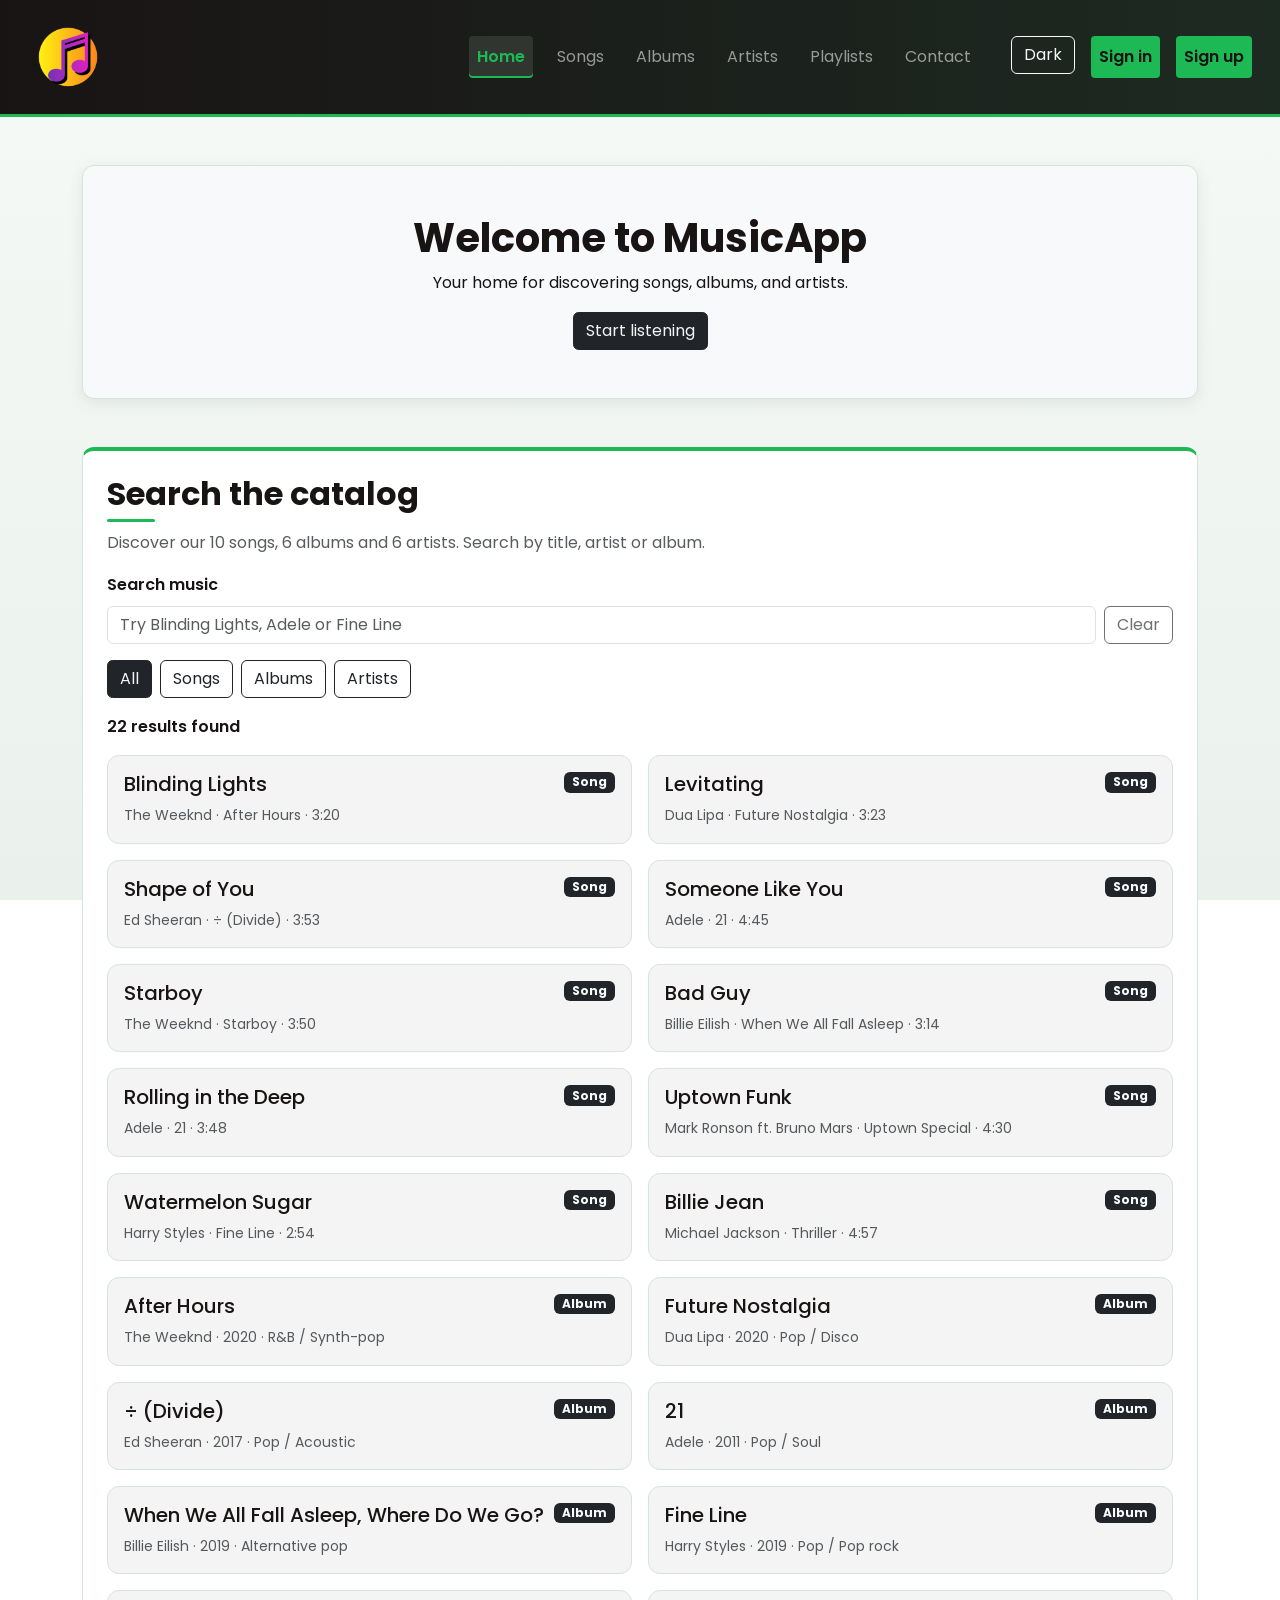
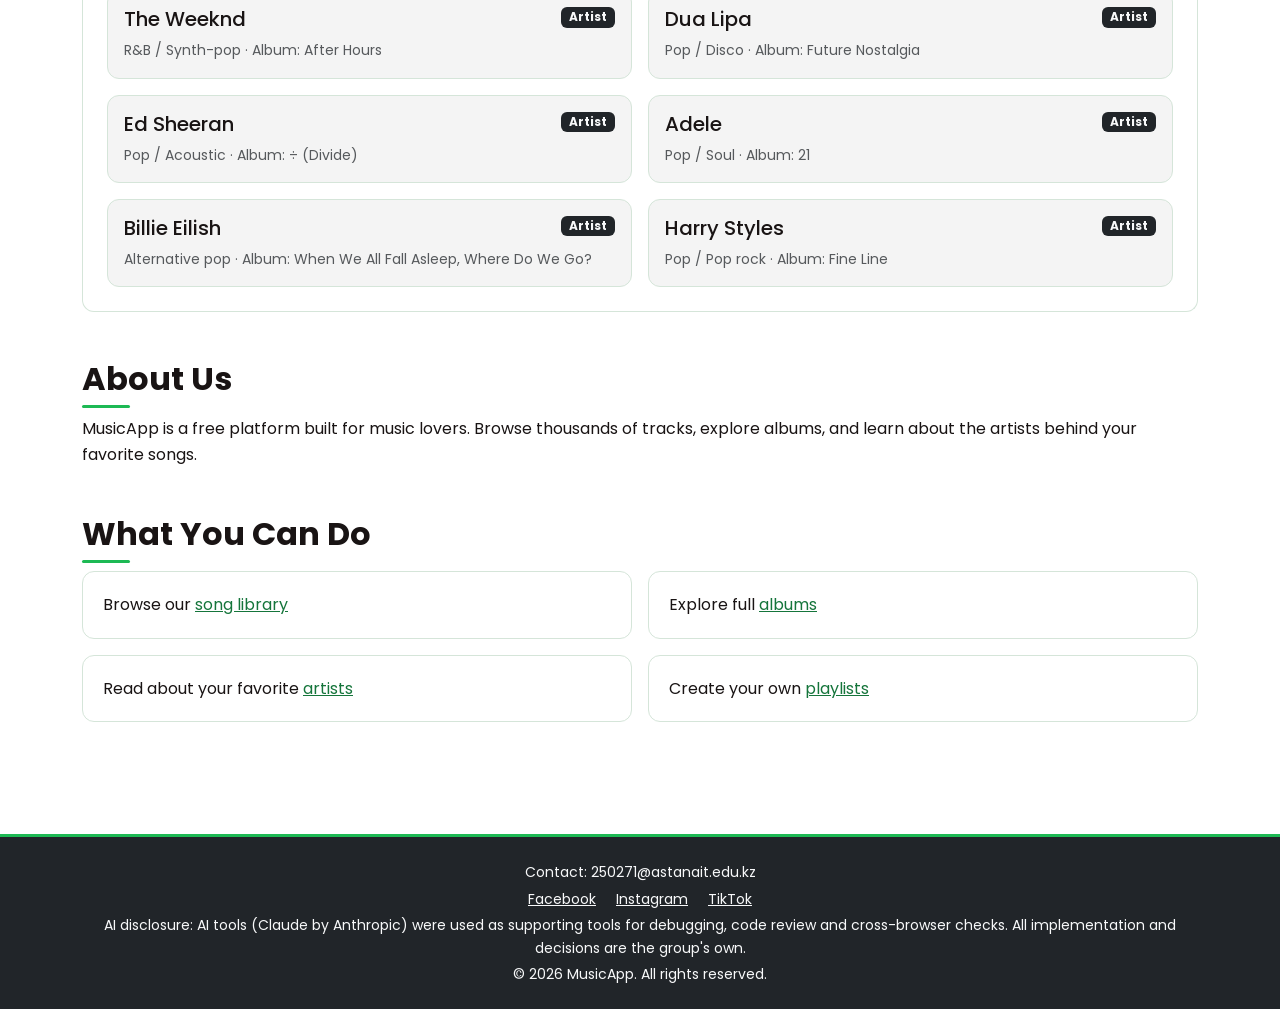
<file: index.html>
<!DOCTYPE html>
<html lang="en">
    <head>
        <meta charset="UTF-8">
        <meta name="viewport" content="width=device-width, initial-scale=1.0">
        <title>Home | MusicApp</title>
        <link rel="stylesheet" href="https://cdn.jsdelivr.net/npm/bootstrap@5.3.3/dist/css/bootstrap.min.css" integrity="sha384-QWTKZyjpPEjISv5WaRU9OFeRpok6YctnYmDr5pNlyT2bRjXh0JMhjY6hW+ALEwIH" crossorigin="anonymous">
        <script src="https://cdn.jsdelivr.net/npm/bootstrap@5.3.3/dist/js/bootstrap.bundle.min.js"></script>
        <link rel="stylesheet" href="style.css">
        <link rel="stylesheet" href="css/search.css">
        <script src="js/catalog-data.js" defer></script>
        <script src="js/search.js" defer></script>
        <script src="js/script.js" defer></script>
        <link rel="stylesheet" href="css/theme.css">
        <script src="js/theme.js"></script>
    <script src="js/auth.js" defer></script>
    </head>
    <body>
        <header class="navbar navbar-expand-lg bg-dark navbar-dark sticky-top">
            <div class="container-fluid">
                <a class="navbar-brand" href="index.html">
                    <img src="music-logo.png" alt="MusicLogo" width="80">
                </a>
                <button class="navbar-toggler" type="button" data-bs-toggle="collapse" data-bs-target="#nav">
                    <span class="navbar-toggler-icon"></span>
                </button>
                <div class="collapse navbar-collapse justify-content-end" id="nav">
                    <ul class="navbar-nav">
                        <li class="nav-item"><a class="nav-link active" aria-current="page" href="index.html">Home</a></li>
                        <li class="nav-item"><a class="nav-link" href="songs.html">Songs</a></li>
                        <li class="nav-item"><a class="nav-link" href="albums.html">Albums</a></li>
                        <li class="nav-item"><a class="nav-link" href="artists.html">Artists</a></li>
                        <li class="nav-item"><a class="nav-link" href="playlists.html">Playlists</a></li>
                        <li class="nav-item"><a class="nav-link" href="contact.html">Contact</a></li>
                        <li class="nav-item"><button id="themeToggle" class="btn btn-outline-light ms-3">Dark</button></li>
                <li class="nav-item"><a class="nav-link nav-cta" href="register.html">Sign up</a></li>
                    </ul>
                </div>
            </div>
        </header>
        <main class="container my-5">
            <section class="text-center py-5 bg-light mb-5">
                <h1 class="Isometra">Welcome to MusicApp</h1>
                <p>Your home for discovering songs, albums, and artists.</p>
                <a href="songs.html" class="btn btn-dark">Start listening</a>
            </section>
            <section class="catalog-search mb-5" id="catalog-search" aria-labelledby="catalog-search-heading">
                <h2 id="catalog-search-heading">Search the catalog</h2>
                <p class="text-muted" id="catalog-search-help">Discover our 10 songs, 6 albums and 6 artists. Search by title, artist or album.</p>
                <label for="catalog-search-input" class="form-label">Search music</label>
                <div class="d-flex gap-2 mb-3">
                    <input type="search" class="form-control" id="catalog-search-input" placeholder="Try Blinding Lights, Adele or Fine Line" aria-describedby="catalog-search-help" aria-controls="catalog-search-results" autocomplete="off">
                    <button type="button" class="btn btn-outline-dark" id="catalog-search-clear" disabled>Clear</button>
                </div>
                <div class="d-flex flex-wrap gap-2 mb-3" role="group" aria-label="Filter results by category">
                    <button type="button" class="btn btn-dark" data-search-category="all" aria-pressed="true">All</button>
                    <button type="button" class="btn btn-outline-dark" data-search-category="song" aria-pressed="false">Songs</button>
                    <button type="button" class="btn btn-outline-dark" data-search-category="album" aria-pressed="false">Albums</button>
                    <button type="button" class="btn btn-outline-dark" data-search-category="artist" aria-pressed="false">Artists</button>
                </div>
                <p class="fw-semibold" id="catalog-search-count" role="status" aria-live="polite" aria-atomic="true">Loading catalog...</p>
                <div>
                    <ul class="row g-3 list-unstyled mb-0" id="catalog-search-results" aria-label="Search results"></ul>
                </div>
                <p class="alert alert-light border mb-0" id="catalog-search-empty" hidden>No matches found. Try another title, artist or album, or choose All.</p>
                <noscript><p>Please enable JavaScript to search the catalog. You can also browse Songs, Albums and Artists using the navigation menu.</p></noscript>
            </section>
            <section class="mb-5">
                <h2>About Us</h2>
                <p>MusicApp is a free platform built for music lovers. Browse thousands of tracks, explore albums, and learn about the artists behind your favorite songs.</p>
            </section>
            <section>
                <h2>What You Can Do</h2>
                <ul id="recommend">
                    <li>Browse our <a href="songs.html">song library</a></li>
                    <li>Explore full <a href="albums.html">albums</a></li>
                    <li>Read about your favorite <a href="artists.html">artists</a></li>
                    <li>Create your own <a href="playlists.html">playlists</a></li>
                </ul>
            </section>
        </main>
        <footer class="bg-dark text-light text-center py-4 mt-5">
            <div class="container">
                <p class="mb-1">Contact: 250271@astanait.edu.kz</p>
                <p class="mb-1">
                    <a href="https://facebook.com" class="text-light mx-2">Facebook</a>
                    <a href="https://instagram.com" class="text-light mx-2">Instagram</a>
                    <a href="https://tiktok.com" class="text-light mx-2">TikTok</a>
                </p>
                <p class="mb-1 small">AI disclosure: AI tools (Claude by Anthropic) were used as supporting tools for debugging, code review and cross-browser checks. All implementation and decisions are the group's own.</p>
                <p class="mb-0">&copy; 2026 MusicApp. All rights reserved.</p>
            </div>
        </footer>
    </body>
</html>
</file>
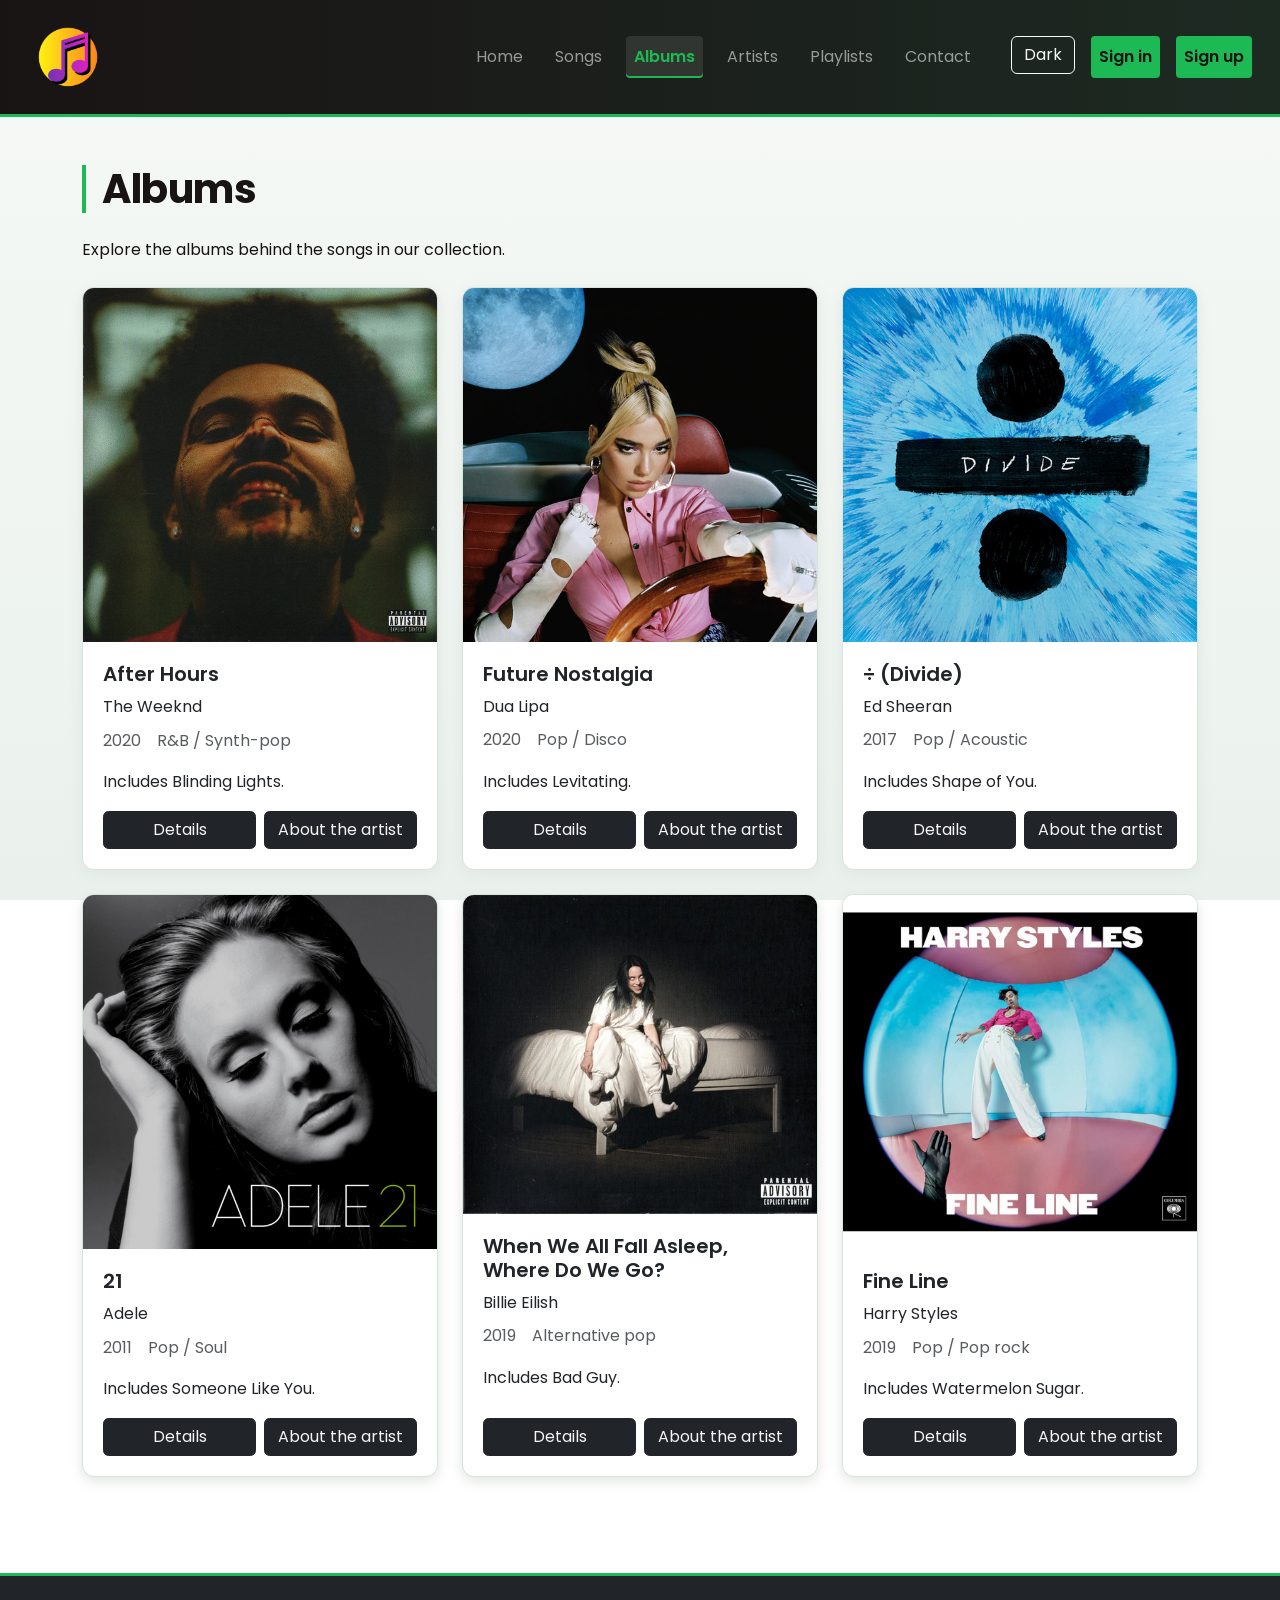
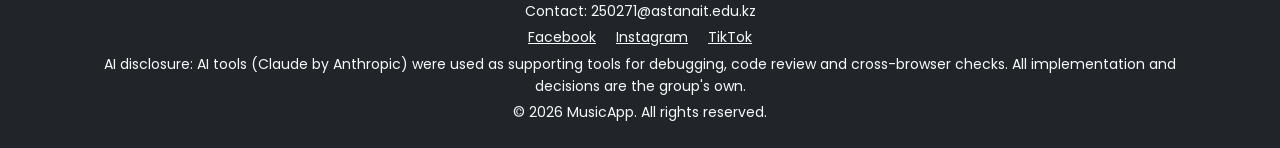
<file: albums.html>
<!DOCTYPE html>
<html lang="en">
    <head>
        <meta charset="UTF-8">
        <meta name="viewport" content="width=device-width, initial-scale=1.0">
        <title>Albums | MusicApp</title>
        <link rel="stylesheet" href="https://cdn.jsdelivr.net/npm/bootstrap@5.3.3/dist/css/bootstrap.min.css" integrity="sha384-QWTKZyjpPEjISv5WaRU9OFeRpok6YctnYmDr5pNlyT2bRjXh0JMhjY6hW+ALEwIH" crossorigin="anonymous">
        <script src="https://cdn.jsdelivr.net/npm/bootstrap@5.3.3/dist/js/bootstrap.bundle.min.js"></script>
        <link rel="stylesheet" href="style.css">
        <link rel="stylesheet" href="css/gallery.css">
        <script src="https://code.jquery.com/jquery-3.7.1.min.js" defer></script>
        <script src="js/catalog-data.js" defer></script>
        <script src="js/music-details-data.js" defer></script>
        <script src="js/music-details.js" defer></script>
        <script src="js/gallery.js" defer></script>
        <script src="js/script.js" defer></script>
        <link rel="stylesheet" href="css/theme.css">
        <script src="js/theme.js"></script>
    <script src="js/auth.js" defer></script>
    </head>
    <body class="albums-page">
        <header class="navbar navbar-expand-lg bg-dark navbar-dark sticky-top">
            <nav class="container-fluid" aria-label="Main navigation">
                <a class="navbar-brand" href="index.html">
                    <img src="music-logo.png" alt="MusicLogo" width="80">
                </a>
                <button class="navbar-toggler" type="button" data-bs-toggle="collapse" data-bs-target="#nav" aria-controls="nav" aria-expanded="false" aria-label="Toggle navigation">
                    <span class="navbar-toggler-icon"></span>
                </button>
                <div class="collapse navbar-collapse justify-content-end" id="nav">
                    <ul class="navbar-nav">
                        <li class="nav-item"><a class="nav-link" href="index.html">Home</a></li>
                        <li class="nav-item"><a class="nav-link" href="songs.html">Songs</a></li>
                        <li class="nav-item"><a class="nav-link active" aria-current="page" href="albums.html">Albums</a></li>
                        <li class="nav-item"><a class="nav-link" href="artists.html">Artists</a></li>
                        <li class="nav-item"><a class="nav-link" href="playlists.html">Playlists</a></li>
                        <li class="nav-item"><a class="nav-link" href="contact.html">Contact</a></li>
                        <li class="nav-item"><button id="themeToggle" class="btn btn-outline-light ms-3">Dark</button></li>
                <li class="nav-item"><a class="nav-link nav-cta" href="register.html">Sign up</a></li>
                    </ul>
                </div>
            </nav>
        </header>
        <main class="container my-5">
            <h1 class="mb-4">Albums</h1>
            <p class="mb-4">Explore the albums behind the songs in our collection.</p>
            <section aria-label="Album collection" data-image-gallery>
                <div class="row g-4">
                    <div class="col-12 col-md-6 col-lg-4">
                        <div class="card album-card h-100" id="after-hours">
                            <button type="button" class="music-image-button" data-gallery-trigger aria-label="Enlarge After Hours" aria-haspopup="dialog" aria-controls="music-panel">
                                <img src="album-after-hours.jpg" class="card-img-top album-cover" alt="After Hours album cover">
                            </button>
                            <div class="card-body">
                                <h2 class="h5 card-title">After Hours</h2>
                                <p class="mb-2">The Weeknd</p>
                                <p class="album-meta text-muted"><span>2020</span><span>R&amp;B / Synth-pop</span></p>
                                <p class="card-text">Includes Blinding Lights.</p>
                                <div class="music-card-actions">
                                    <button type="button" class="btn btn-dark" data-music-details aria-haspopup="dialog" aria-controls="music-panel">Details</button>
                                    <a href="artists.html#the-weeknd" class="btn btn-dark">About the artist</a>
                                </div>
                            </div>
                        </div>
                    </div>
                    <div class="col-12 col-md-6 col-lg-4">
                        <div class="card album-card h-100" id="future-nostalgia">
                            <button type="button" class="music-image-button" data-gallery-trigger aria-label="Enlarge Future Nostalgia" aria-haspopup="dialog" aria-controls="music-panel">
                                <img src="album-future-nostalgia.jpg" class="card-img-top album-cover" alt="Future Nostalgia album cover" loading="lazy">
                            </button>
                            <div class="card-body">
                                <h2 class="h5 card-title">Future Nostalgia</h2>
                                <p class="mb-2">Dua Lipa</p>
                                <p class="album-meta text-muted"><span>2020</span><span>Pop / Disco</span></p>
                                <p class="card-text">Includes Levitating.</p>
                                <div class="music-card-actions">
                                    <button type="button" class="btn btn-dark" data-music-details aria-haspopup="dialog" aria-controls="music-panel">Details</button>
                                    <a href="artists.html#dua-lipa" class="btn btn-dark">About the artist</a>
                                </div>
                            </div>
                        </div>
                    </div>
                    <div class="col-12 col-md-6 col-lg-4">
                        <div class="card album-card h-100" id="divide">
                            <button type="button" class="music-image-button" data-gallery-trigger aria-label="Enlarge ÷ (Divide)" aria-haspopup="dialog" aria-controls="music-panel">
                                <img src="album-divide.jpg" class="card-img-top album-cover" alt="&divide; (Divide) album cover" loading="lazy">
                            </button>
                            <div class="card-body">
                                <h2 class="h5 card-title">&divide; (Divide)</h2>
                                <p class="mb-2">Ed Sheeran</p>
                                <p class="album-meta text-muted"><span>2017</span><span>Pop / Acoustic</span></p>
                                <p class="card-text">Includes Shape of You.</p>
                                <div class="music-card-actions">
                                    <button type="button" class="btn btn-dark" data-music-details aria-haspopup="dialog" aria-controls="music-panel">Details</button>
                                    <a href="artists.html#ed-sheeran" class="btn btn-dark">About the artist</a>
                                </div>
                            </div>
                        </div>
                    </div>
                    <div class="col-12 col-md-6 col-lg-4">
                        <div class="card album-card h-100" id="21">
                            <button type="button" class="music-image-button" data-gallery-trigger aria-label="Enlarge 21" aria-haspopup="dialog" aria-controls="music-panel">
                                <img src="album-21.jpg" class="card-img-top album-cover" alt="21 album cover" loading="lazy">
                            </button>
                            <div class="card-body">
                                <h2 class="h5 card-title">21</h2>
                                <p class="mb-2">Adele</p>
                                <p class="album-meta text-muted"><span>2011</span><span>Pop / Soul</span></p>
                                <p class="card-text">Includes Someone Like You.</p>
                                <div class="music-card-actions">
                                    <button type="button" class="btn btn-dark" data-music-details aria-haspopup="dialog" aria-controls="music-panel">Details</button>
                                    <a href="artists.html#adele" class="btn btn-dark">About the artist</a>
                                </div>
                            </div>
                        </div>
                    </div>
                    <div class="col-12 col-md-6 col-lg-4">
                        <div class="card album-card h-100" id="when-we-all-fall-asleep">
                            <button type="button" class="music-image-button" data-gallery-trigger aria-label="Enlarge When We All Fall Asleep, Where Do We Go?" aria-haspopup="dialog" aria-controls="music-panel">
                                <img src="album-when-we-all-fall-asleep.jpg" class="card-img-top album-cover" alt="When We All Fall Asleep, Where Do We Go? album cover" loading="lazy">
                            </button>
                            <div class="card-body">
                                <h2 class="h5 card-title">When We All Fall Asleep, Where Do We Go?</h2>
                                <p class="mb-2">Billie Eilish</p>
                                <p class="album-meta text-muted"><span>2019</span><span>Alternative pop</span></p>
                                <p class="card-text">Includes Bad Guy.</p>
                                <div class="music-card-actions">
                                    <button type="button" class="btn btn-dark" data-music-details aria-haspopup="dialog" aria-controls="music-panel">Details</button>
                                    <a href="artists.html#billie-eilish" class="btn btn-dark">About the artist</a>
                                </div>
                            </div>
                        </div>
                    </div>
                    <div class="col-12 col-md-6 col-lg-4">
                        <div class="card album-card h-100" id="fine-line">
                            <button type="button" class="music-image-button" data-gallery-trigger aria-label="Enlarge Fine Line" aria-haspopup="dialog" aria-controls="music-panel">
                                <img src="album-fine-line.jpg" class="card-img-top album-cover" alt="Fine Line album cover" loading="lazy">
                            </button>
                            <div class="card-body">
                                <h2 class="h5 card-title">Fine Line</h2>
                                <p class="mb-2">Harry Styles</p>
                                <p class="album-meta text-muted"><span>2019</span><span>Pop / Pop rock</span></p>
                                <p class="card-text">Includes Watermelon Sugar.</p>
                                <div class="music-card-actions">
                                    <button type="button" class="btn btn-dark" data-music-details aria-haspopup="dialog" aria-controls="music-panel">Details</button>
                                    <a href="artists.html#harry-styles" class="btn btn-dark">About the artist</a>
                                </div>
                            </div>
                        </div>
                    </div>
                </div>
            </section>
        </main>
        <div class="music-panel-overlay" id="music-panel-overlay" hidden aria-hidden="true"></div>
        <aside class="music-panel" id="music-panel" role="dialog" aria-modal="true" aria-labelledby="music-details-title" tabindex="-1" hidden>
            <header class="music-panel__header">
                <span class="fw-semibold">MusicApp</span>
                <button type="button" class="btn btn-outline-dark" data-panel-close>Close</button>
            </header>
            <div class="music-panel__scroll" data-panel-scroll>
                <p data-panel-message role="status" hidden></p>
                <div data-panel-content>
                    <img class="music-panel__image" data-details-image alt="">
                    <p class="small text-uppercase text-muted mt-3 mb-2" data-details-type></p>
                    <h2 class="h3" id="music-details-title" data-details-title></h2>
                    <dl class="music-panel__metadata mb-4" data-details-metadata></dl>
                        <section data-details-album hidden>
                            <h4 class="h5">Track list</h4>
                            <p class="small text-muted" data-details-edition></p>
                            <ol class="music-details__tracks" data-details-tracks></ol>
                        </section>
                        <div data-details-artist hidden>
                            <section class="mb-4">
                                <h4 class="h5">About</h4>
                                <p data-details-biography></p>
                            </section>
                            <section class="mb-4">
                                <h4 class="h5">Albums in MusicApp</h4>
                                <ul class="music-details__links" data-details-albums></ul>
                            </section>
                            <section class="mb-4">
                                <h4 class="h5">Songs in MusicApp</h4>
                                <ul class="music-details__links" data-details-songs></ul>
                            </section>
                        </div>

                </div>
            </div>
            <footer class="music-panel__controls">
                <div class="d-flex flex-wrap gap-2">
                    <button type="button" class="btn btn-outline-dark" data-panel-previous aria-label="Previous image">&larr; Previous</button>
                    <button type="button" class="btn btn-outline-dark" data-panel-next aria-label="Next image">Next &rarr;</button>
                </div>
                <span class="small" data-panel-position role="status" aria-live="polite"></span>
            </footer>
        </aside>
        <footer class="bg-dark text-light text-center py-4 mt-5">
            <div class="container">
                <p class="mb-1">Contact: 250271@astanait.edu.kz</p>
                <p class="mb-1">
                    <a href="https://facebook.com" class="text-light mx-2">Facebook</a>
                    <a href="https://instagram.com" class="text-light mx-2">Instagram</a>
                    <a href="https://tiktok.com" class="text-light mx-2">TikTok</a>
                </p>
                <p class="mb-1 small">AI disclosure: AI tools (Claude by Anthropic) were used as supporting tools for debugging, code review and cross-browser checks. All implementation and decisions are the group's own.</p>
                <p class="mb-0">&copy; 2026 MusicApp. All rights reserved.</p>
            </div>
        </footer>
    </body>
</html>
</file>
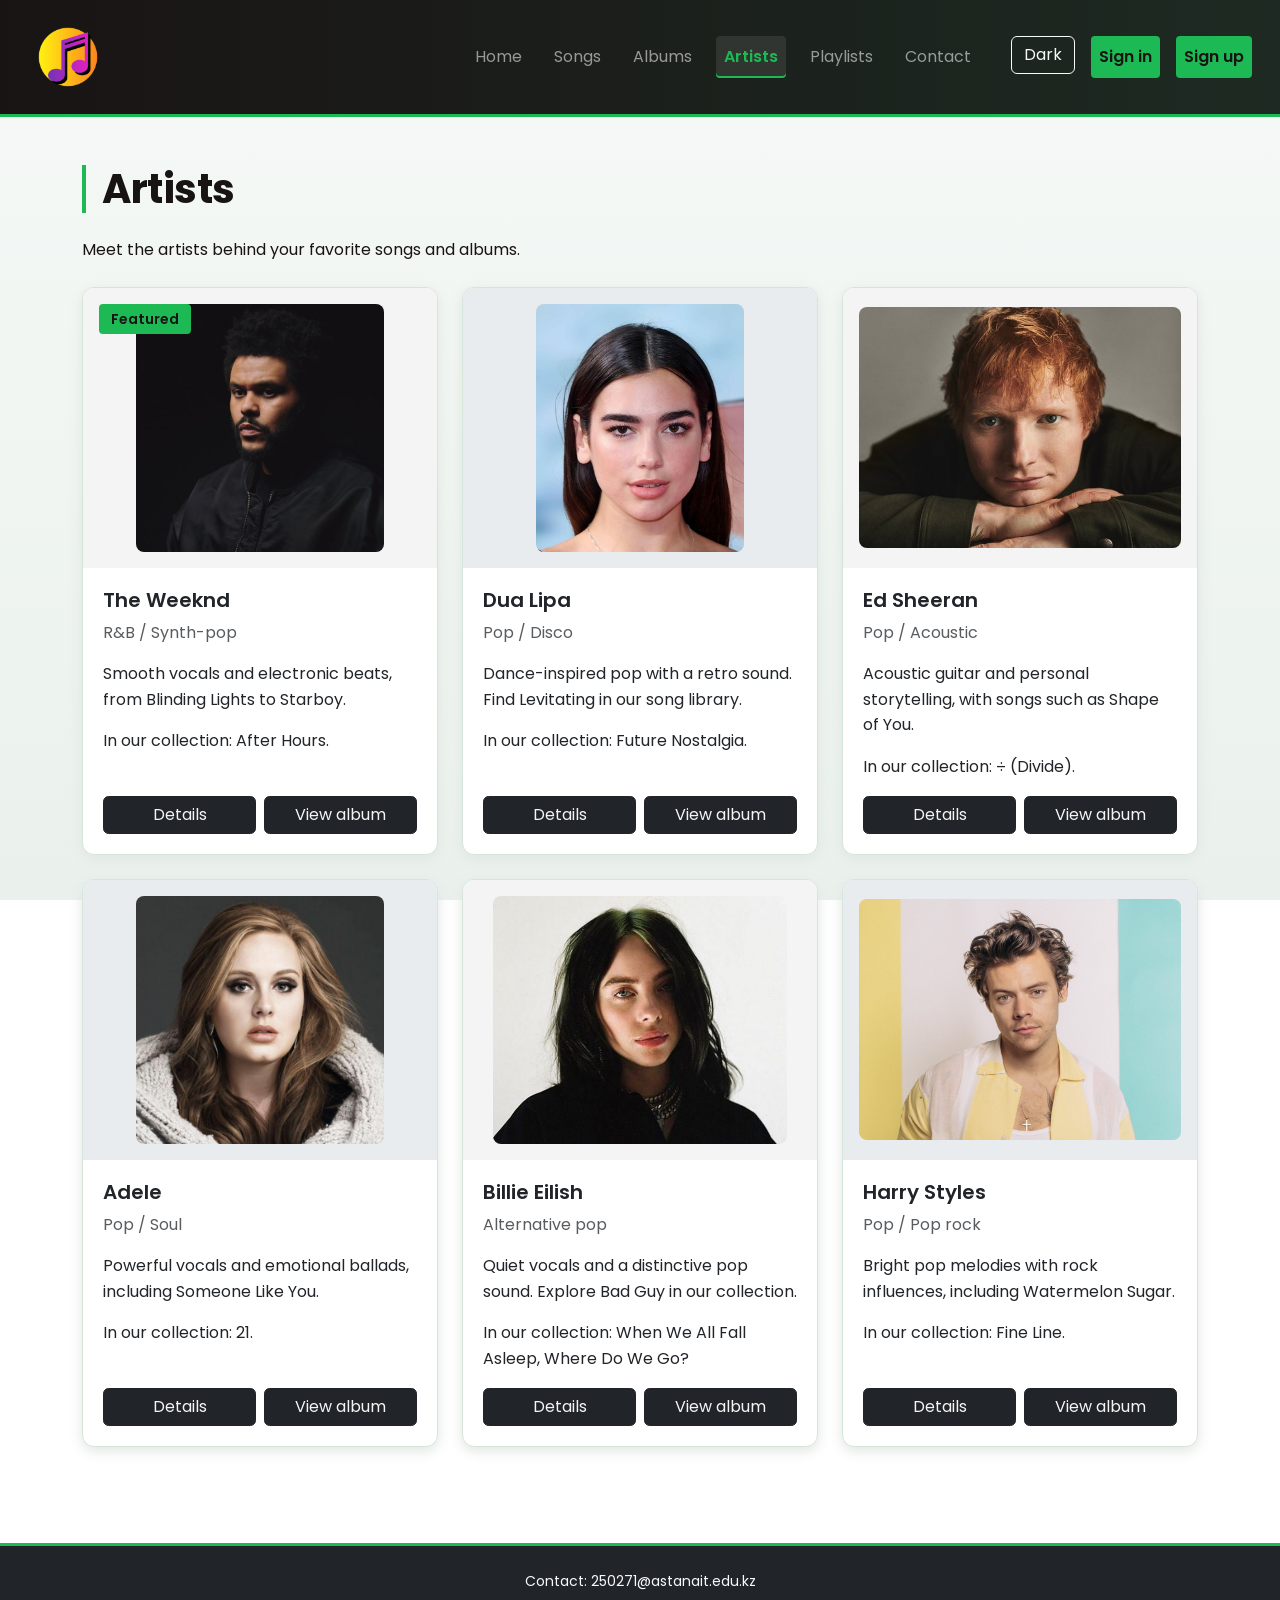
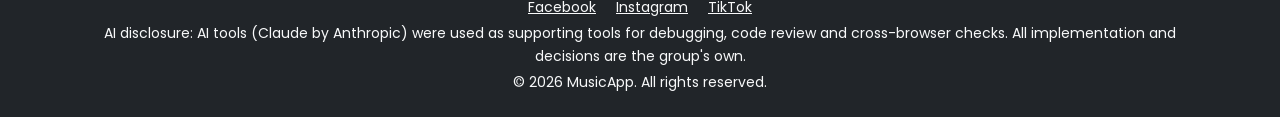
<file: artists.html>
<!DOCTYPE html>
<html lang="en">
    <head>
        <meta charset="UTF-8">
        <meta name="viewport" content="width=device-width, initial-scale=1.0">
        <title>Artists | MusicApp</title>
        <link rel="stylesheet" href="https://cdn.jsdelivr.net/npm/bootstrap@5.3.3/dist/css/bootstrap.min.css" integrity="sha384-QWTKZyjpPEjISv5WaRU9OFeRpok6YctnYmDr5pNlyT2bRjXh0JMhjY6hW+ALEwIH" crossorigin="anonymous">
        <script src="https://cdn.jsdelivr.net/npm/bootstrap@5.3.3/dist/js/bootstrap.bundle.min.js"></script>
        <link rel="stylesheet" href="style.css">
        <link rel="stylesheet" href="css/gallery.css">
        <script src="https://code.jquery.com/jquery-3.7.1.min.js" defer></script>
        <script src="js/catalog-data.js" defer></script>
        <script src="js/music-details-data.js" defer></script>
        <script src="js/music-details.js" defer></script>
        <script src="js/gallery.js" defer></script>
        <script src="js/script.js" defer></script>
        <link rel="stylesheet" href="css/theme.css">
        <script src="js/theme.js"></script>
    <script src="js/auth.js" defer></script>
    </head>
    <body class="artists-page">
        <header class="navbar navbar-expand-lg bg-dark navbar-dark sticky-top">
            <nav class="container-fluid" aria-label="Main navigation">
                <a class="navbar-brand" href="index.html">
                    <img src="music-logo.png" alt="MusicLogo" width="80">
                </a>
                <button class="navbar-toggler" type="button" data-bs-toggle="collapse" data-bs-target="#nav" aria-controls="nav" aria-expanded="false" aria-label="Toggle navigation">
                    <span class="navbar-toggler-icon"></span>
                </button>
                <div class="collapse navbar-collapse justify-content-end" id="nav">
                    <ul class="navbar-nav">
                        <li class="nav-item"><a class="nav-link" href="index.html">Home</a></li>
                        <li class="nav-item"><a class="nav-link" href="songs.html">Songs</a></li>
                        <li class="nav-item"><a class="nav-link" href="albums.html">Albums</a></li>
                        <li class="nav-item"><a class="nav-link active" aria-current="page" href="artists.html">Artists</a></li>
                        <li class="nav-item"><a class="nav-link" href="playlists.html">Playlists</a></li>
                        <li class="nav-item"><a class="nav-link" href="contact.html">Contact</a></li>
                        <li class="nav-item"><button id="themeToggle" class="btn btn-outline-light ms-3">Dark</button></li>
                <li class="nav-item"><a class="nav-link nav-cta" href="register.html">Sign up</a></li>
                    </ul>
                </div>
            </nav>
        </header>
        <main class="container my-5">
            <h1 class="mb-4">Artists</h1>
            <p class="mb-4">Meet the artists behind your favorite songs and albums.</p>
            <section aria-label="Artist collection" data-image-gallery>
                <div class="row g-4">
                    <div class="col-12 col-md-6 col-lg-4">
                        <div class="card artist-card h-100" id="the-weeknd">
                            <div class="artist-photo">
                                <button type="button" class="music-image-button music-image-button--portrait" data-gallery-trigger aria-label="Enlarge The Weeknd" aria-haspopup="dialog" aria-controls="music-panel">
                                    <img src="artist-the-weeknd.jpg" alt="Portrait of The Weeknd">
                                </button>
                                <span class="artist-badge">Featured</span>
                            </div>
                            <div class="card-body">
                                <h2 class="h5 card-title">The Weeknd</h2>
                                <p class="text-muted">R&amp;B / Synth-pop</p>
                                <p class="card-text">Smooth vocals and electronic beats, from Blinding Lights to Starboy.</p>
                                <p class="mb-3">In our collection: After Hours.</p>
                                <div class="music-card-actions">
                                    <button type="button" class="btn btn-dark" data-music-details aria-haspopup="dialog" aria-controls="music-panel">Details</button>
                                    <a href="albums.html#after-hours" class="btn btn-dark">View album</a>
                                </div>
                            </div>
                        </div>
                    </div>
                    <div class="col-12 col-md-6 col-lg-4">
                        <div class="card artist-card h-100" id="dua-lipa">
                            <div class="artist-photo">
                                <button type="button" class="music-image-button music-image-button--portrait" data-gallery-trigger aria-label="Enlarge Dua Lipa" aria-haspopup="dialog" aria-controls="music-panel">
                                    <img src="artist-dua-lipa.jpg" alt="Portrait of Dua Lipa" loading="lazy">
                                </button>
                            </div>
                            <div class="card-body">
                                <h2 class="h5 card-title">Dua Lipa</h2>
                                <p class="text-muted">Pop / Disco</p>
                                <p class="card-text">Dance-inspired pop with a retro sound. Find Levitating in our song library.</p>
                                <p class="mb-3">In our collection: Future Nostalgia.</p>
                                <div class="music-card-actions">
                                    <button type="button" class="btn btn-dark" data-music-details aria-haspopup="dialog" aria-controls="music-panel">Details</button>
                                    <a href="albums.html#future-nostalgia" class="btn btn-dark">View album</a>
                                </div>
                            </div>
                        </div>
                    </div>
                    <div class="col-12 col-md-6 col-lg-4">
                        <div class="card artist-card h-100" id="ed-sheeran">
                            <div class="artist-photo">
                                <button type="button" class="music-image-button music-image-button--portrait" data-gallery-trigger aria-label="Enlarge Ed Sheeran" aria-haspopup="dialog" aria-controls="music-panel">
                                    <img src="artist-ed-sheeran.jpg" alt="Portrait of Ed Sheeran" loading="lazy">
                                </button>
                            </div>
                            <div class="card-body">
                                <h2 class="h5 card-title">Ed Sheeran</h2>
                                <p class="text-muted">Pop / Acoustic</p>
                                <p class="card-text">Acoustic guitar and personal storytelling, with songs such as Shape of You.</p>
                                <p class="mb-3">In our collection: &divide; (Divide).</p>
                                <div class="music-card-actions">
                                    <button type="button" class="btn btn-dark" data-music-details aria-haspopup="dialog" aria-controls="music-panel">Details</button>
                                    <a href="albums.html#divide" class="btn btn-dark">View album</a>
                                </div>
                            </div>
                        </div>
                    </div>
                    <div class="col-12 col-md-6 col-lg-4">
                        <div class="card artist-card h-100" id="adele">
                            <div class="artist-photo">
                                <button type="button" class="music-image-button music-image-button--portrait" data-gallery-trigger aria-label="Enlarge Adele" aria-haspopup="dialog" aria-controls="music-panel">
                                    <img src="artist-adele.jpg" alt="Portrait of Adele" loading="lazy">
                                </button>
                            </div>
                            <div class="card-body">
                                <h2 class="h5 card-title">Adele</h2>
                                <p class="text-muted">Pop / Soul</p>
                                <p class="card-text">Powerful vocals and emotional ballads, including Someone Like You.</p>
                                <p class="mb-3">In our collection: 21.</p>
                                <div class="music-card-actions">
                                    <button type="button" class="btn btn-dark" data-music-details aria-haspopup="dialog" aria-controls="music-panel">Details</button>
                                    <a href="albums.html#21" class="btn btn-dark">View album</a>
                                </div>
                            </div>
                        </div>
                    </div>
                    <div class="col-12 col-md-6 col-lg-4">
                        <div class="card artist-card h-100" id="billie-eilish">
                            <div class="artist-photo">
                                <button type="button" class="music-image-button music-image-button--portrait" data-gallery-trigger aria-label="Enlarge Billie Eilish" aria-haspopup="dialog" aria-controls="music-panel">
                                    <img src="artist-billie-eilish.jpg" alt="Portrait of Billie Eilish" loading="lazy">
                                </button>
                            </div>
                            <div class="card-body">
                                <h2 class="h5 card-title">Billie Eilish</h2>
                                <p class="text-muted">Alternative pop</p>
                                <p class="card-text">Quiet vocals and a distinctive pop sound. Explore Bad Guy in our collection.</p>
                                <p class="mb-3">In our collection: When We All Fall Asleep, Where Do We Go?</p>
                                <div class="music-card-actions">
                                    <button type="button" class="btn btn-dark" data-music-details aria-haspopup="dialog" aria-controls="music-panel">Details</button>
                                    <a href="albums.html#when-we-all-fall-asleep" class="btn btn-dark">View album</a>
                                </div>
                            </div>
                        </div>
                    </div>
                    <div class="col-12 col-md-6 col-lg-4">
                        <div class="card artist-card h-100" id="harry-styles">
                            <div class="artist-photo">
                                <button type="button" class="music-image-button music-image-button--portrait" data-gallery-trigger aria-label="Enlarge Harry Styles" aria-haspopup="dialog" aria-controls="music-panel">
                                    <img src="artist-harry-styles.jpg" alt="Portrait of Harry Styles" loading="lazy">
                                </button>
                            </div>
                            <div class="card-body">
                                <h2 class="h5 card-title">Harry Styles</h2>
                                <p class="text-muted">Pop / Pop rock</p>
                                <p class="card-text">Bright pop melodies with rock influences, including Watermelon Sugar.</p>
                                <p class="mb-3">In our collection: Fine Line.</p>
                                <div class="music-card-actions">
                                    <button type="button" class="btn btn-dark" data-music-details aria-haspopup="dialog" aria-controls="music-panel">Details</button>
                                    <a href="albums.html#fine-line" class="btn btn-dark">View album</a>
                                </div>
                            </div>
                        </div>
                    </div>
                </div>
            </section>
        </main>
        <div class="music-panel-overlay" id="music-panel-overlay" hidden aria-hidden="true"></div>
        <aside class="music-panel" id="music-panel" role="dialog" aria-modal="true" aria-labelledby="music-details-title" tabindex="-1" hidden>
            <header class="music-panel__header">
                <span class="fw-semibold">MusicApp</span>
                <button type="button" class="btn btn-outline-dark" data-panel-close>Close</button>
            </header>
            <div class="music-panel__scroll" data-panel-scroll>
                <p data-panel-message role="status" hidden></p>
                <div data-panel-content>
                    <img class="music-panel__image" data-details-image alt="">
                    <p class="small text-uppercase text-muted mt-3 mb-2" data-details-type></p>
                    <h2 class="h3" id="music-details-title" data-details-title></h2>
                    <dl class="music-panel__metadata mb-4" data-details-metadata></dl>
                        <section data-details-album hidden>
                            <h4 class="h5">Track list</h4>
                            <p class="small text-muted" data-details-edition></p>
                            <ol class="music-details__tracks" data-details-tracks></ol>
                        </section>
                        <div data-details-artist hidden>
                            <section class="mb-4">
                                <h4 class="h5">About</h4>
                                <p data-details-biography></p>
                            </section>
                            <section class="mb-4">
                                <h4 class="h5">Albums in MusicApp</h4>
                                <ul class="music-details__links" data-details-albums></ul>
                            </section>
                            <section class="mb-4">
                                <h4 class="h5">Songs in MusicApp</h4>
                                <ul class="music-details__links" data-details-songs></ul>
                            </section>
                        </div>

                </div>
            </div>
            <footer class="music-panel__controls">
                <div class="d-flex flex-wrap gap-2">
                    <button type="button" class="btn btn-outline-dark" data-panel-previous aria-label="Previous image">&larr; Previous</button>
                    <button type="button" class="btn btn-outline-dark" data-panel-next aria-label="Next image">Next &rarr;</button>
                </div>
                <span class="small" data-panel-position role="status" aria-live="polite"></span>
            </footer>
        </aside>
        <footer class="bg-dark text-light text-center py-4 mt-5">
            <div class="container">
                <p class="mb-1">Contact: 250271@astanait.edu.kz</p>
                <p class="mb-1">
                    <a href="https://facebook.com" class="text-light mx-2">Facebook</a>
                    <a href="https://instagram.com" class="text-light mx-2">Instagram</a>
                    <a href="https://tiktok.com" class="text-light mx-2">TikTok</a>
                </p>
                <p class="mb-1 small">AI disclosure: AI tools (Claude by Anthropic) were used as supporting tools for debugging, code review and cross-browser checks. All implementation and decisions are the group's own.</p>
                <p class="mb-0">&copy; 2026 MusicApp. All rights reserved.</p>
            </div>
        </footer>
    </body>
</html>
</file>
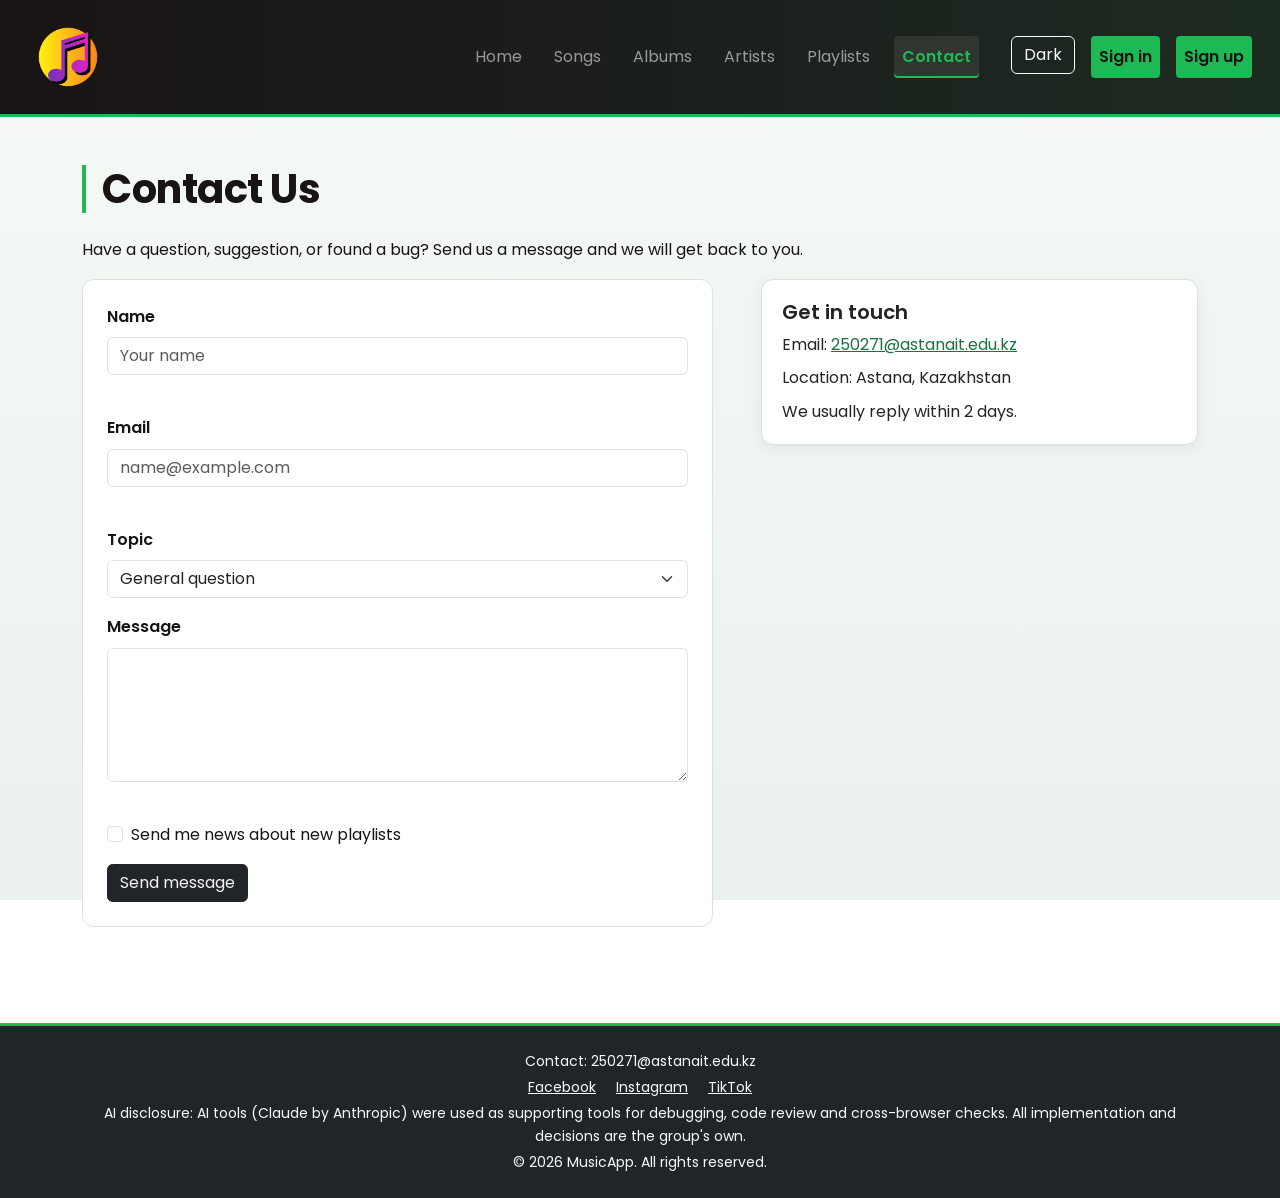
<file: contact.html>
<!DOCTYPE html>
<html lang="en">
<head>
    <meta charset="UTF-8">
    <meta name="viewport" content="width=device-width, initial-scale=1.0">
    <title>Contact | MusicApp</title>
    <link rel="stylesheet" href="https://cdn.jsdelivr.net/npm/bootstrap@5.3.3/dist/css/bootstrap.min.css" integrity="sha384-QWTKZyjpPEjISv5WaRU9OFeRpok6YctnYmDr5pNlyT2bRjXh0JMhjY6hW+ALEwIH" crossorigin="anonymous">
    <script src="https://cdn.jsdelivr.net/npm/bootstrap@5.3.3/dist/js/bootstrap.bundle.min.js"></script>
    <link rel="stylesheet" href="https://cdn.jsdelivr.net/npm/bootstrap-icons@1.11.3/font/bootstrap-icons.min.css">
    <link rel="stylesheet" href="css/theme.css">
    <link rel="stylesheet" href="style.css">
    <script src="js/theme.js"></script>
    <script src="js/auth.js" defer></script>
</head>
<body>
<header class="navbar navbar-expand-lg bg-dark navbar-dark sticky-top">
    <div class="container-fluid">
        <a class="navbar-brand" href="index.html">
            <img src="music-logo.png" alt="MusicLogo" width="80">
        </a>
        <button class="navbar-toggler" type="button" data-bs-toggle="collapse" data-bs-target="#nav">
            <span class="navbar-toggler-icon"></span>
        </button>
        <div class="collapse navbar-collapse justify-content-end" id="nav">
            <ul class="navbar-nav">
                <li class="nav-item"><a class="nav-link" href="index.html">Home</a></li>
                <li class="nav-item"><a class="nav-link" href="songs.html">Songs</a></li>
                <li class="nav-item"><a class="nav-link" href="albums.html">Albums</a></li>
                <li class="nav-item"><a class="nav-link" href="artists.html">Artists</a></li>
                <li class="nav-item"><a class="nav-link" href="playlists.html">Playlists</a></li>
                <li class="nav-item"><a class="nav-link active" aria-current="page" href="contact.html">Contact</a></li>
                <li class="nav-item"><button id="themeToggle" class="btn btn-outline-light ms-3">Dark</button></li>
                <li class="nav-item"><a class="nav-link nav-cta" href="register.html">Sign up</a></li>
            </ul>
        </div>
    </div>
</header>
<main class="container my-5">
    <h1 class="mb-4">Contact Us</h1>
    <p>Have a question, suggestion, or found a bug? Send us a message and we will get back to you.</p>
    <div class="row g-5">
        <div class="col-12 col-lg-7">
            <form action="#" method="post" data-validate novalidate>
                <div class="form-alert" aria-live="polite"></div>
                <div class="mb-3">
                    <label for="name" class="form-label">Name</label>
                    <input type="text" class="form-control" id="name" name="name" placeholder="Your name" data-rule="name" autocomplete="name" required>
                    <div class="field-msg small" aria-live="polite"></div>
                </div>
                <div class="mb-3">
                    <label for="email" class="form-label">Email</label>
                    <input type="email" class="form-control" id="email" name="email" placeholder="name@example.com" data-rule="email" autocomplete="email" required>
                    <div class="field-msg small" aria-live="polite"></div>
                </div>
                <div class="mb-3">
                    <label for="topic" class="form-label">Topic</label>
                    <select class="form-select" id="topic" name="topic">
                        <option value="question">General question</option>
                        <option value="suggestion">Suggestion</option>
                        <option value="bug">Report a problem</option>
                        <option value="other">Other</option>
                    </select>
                </div>
                <div class="mb-3">
                    <label for="message" class="form-label">Message</label>
                    <textarea class="form-control" id="message" name="message" rows="5" placeholder="Write at least 10 characters" data-rule="message" required>
                    </textarea><div class="field-msg small" aria-live="polite"></div>
                </div>
                <div class="form-check mb-3">
                    <input class="form-check-input" type="checkbox" id="newsletter" name="newsletter">
                    <label class="form-check-label" for="newsletter">Send me news about new playlists</label>
                </div>
                <button type="submit" class="btn btn-dark">Send message</button>
            </form>
        </div>
        <div class="col-12 col-lg-5">
            <div class="card">
                <div class="card-body">
                    <h2 class="h5 card-title">Get in touch</h2>
                    <p class="card-text mb-2">Email: <a href="mailto:250271@astanait.edu.kz">250271@astanait.edu.kz</a></p>
                    <p class="card-text mb-2">Location: Astana, Kazakhstan</p>
                    <p class="card-text mb-0">We usually reply within 2 days.</p>
                </div>
            </div>
        </div>
    </div>
</main>
<footer class="bg-dark text-light text-center py-4 mt-5">
    <div class="container">
        <p class="mb-1">Contact: 250271@astanait.edu.kz</p>
        <p class="mb-1">
            <a href="https://facebook.com" class="text-light mx-2">Facebook</a>
            <a href="https://instagram.com" class="text-light mx-2">Instagram</a>
            <a href="https://tiktok.com" class="text-light mx-2">TikTok</a>
        </p>
        <p class="mb-1 small">AI disclosure: AI tools (Claude by Anthropic) were used as supporting tools for debugging, code review and cross-browser checks. All implementation and decisions are the group's own.</p>
        <p class="mb-0">&copy; 2026 MusicApp. All rights reserved.</p>
    </div>
</footer>
<script src="https://code.jquery.com/jquery-3.7.1.min.js"></script>
<script src="js/form-validation.js"></script>
</body>
</html>
</file>
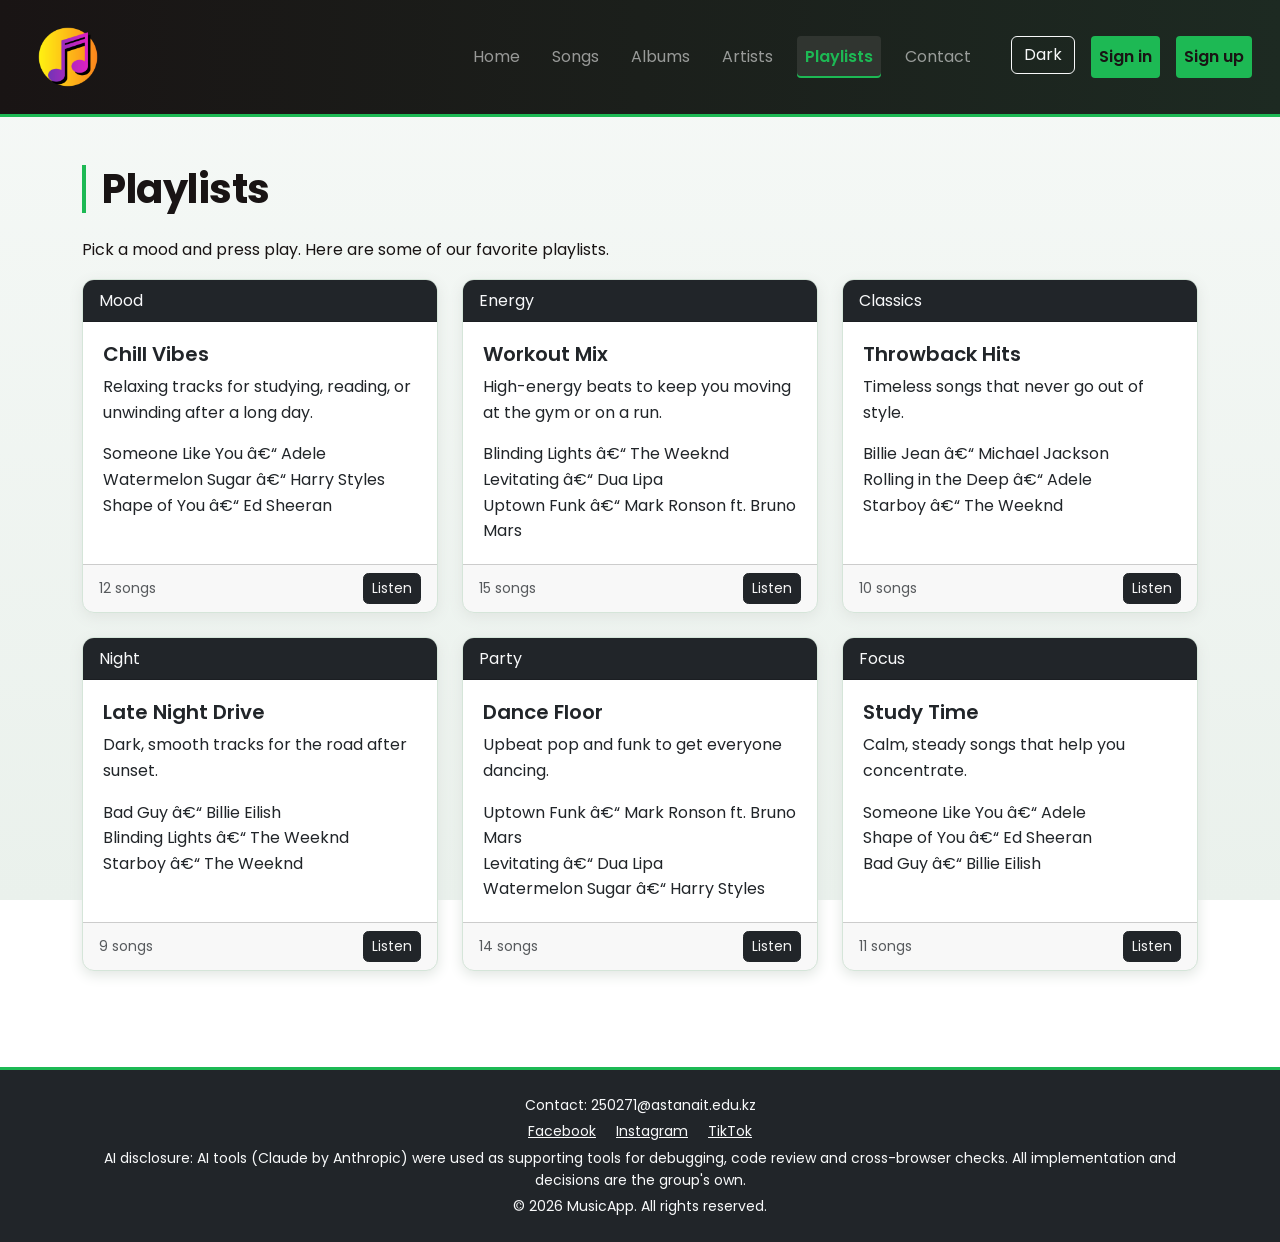
<file: playlists.html>
<html>
<head>
    <meta name="viewport" content="width=device-width, initial-scale=1.0">
    <title>Playlists | MusicApp</title>
    <link rel="stylesheet" href="https://cdn.jsdelivr.net/npm/bootstrap@5.3.3/dist/css/bootstrap.min.css" integrity="sha384-QWTKZyjpPEjISv5WaRU9OFeRpok6YctnYmDr5pNlyT2bRjXh0JMhjY6hW+ALEwIH" crossorigin="anonymous">
    <script src="https://cdn.jsdelivr.net/npm/bootstrap@5.3.3/dist/js/bootstrap.bundle.min.js"></script>
    <link rel="stylesheet" href="style.css">
    <link rel="stylesheet" href="css/theme.css">
    <script src="js/theme.js"></script>
    <script src="js/auth.js" defer></script>
</head>
<body>
<header class="navbar navbar-expand-lg bg-dark navbar-dark sticky-top">
    <div class="container-fluid">
        <a class="navbar-brand" href="index.html">
            <img src="music-logo.png" alt="MusicLogo" width="80">
        </a>
        <button class="navbar-toggler" type="button" data-bs-toggle="collapse" data-bs-target="#nav">
            <span class="navbar-toggler-icon"></span>
        </button>
        <div class="collapse navbar-collapse justify-content-end" id="nav">
            <ul class="navbar-nav">
                <li class="nav-item"><a class="nav-link" href="index.html">Home</a></li>
                <li class="nav-item"><a class="nav-link" href="songs.html">Songs</a></li>
                <li class="nav-item"><a class="nav-link" href="albums.html">Albums</a></li>
                <li class="nav-item"><a class="nav-link" href="artists.html">Artists</a></li>
                <li class="nav-item"><a class="nav-link active" aria-current="page" href="playlists.html">Playlists</a></li>
                <li class="nav-item"><a class="nav-link" href="contact.html">Contact</a></li>
                <li class="nav-item"><button id="themeToggle" class="btn btn-outline-light ms-3">Dark</button></li>
                <li class="nav-item"><a class="nav-link nav-cta" href="register.html">Sign up</a></li>
            </ul>
        </div>
    </div>
</header>
<main class="container my-5">
    <h1 class="mb-4">Playlists</h1>
    <p>Pick a mood and press play. Here are some of our favorite playlists.</p>
    <div class="row row-cols-1 row-cols-md-2 row-cols-lg-3 g-4">
        <div class="col">
            <div class="card h-100">
                <div class="card-header bg-dark text-light">Mood</div>
                <div class="card-body">
                    <h2 class="h5 card-title">Chill Vibes</h2>
                    <p class="card-text">Relaxing tracks for studying, reading, or unwinding after a long day.</p>
                    <ul class="list-unstyled mb-0">
                        <li>Someone Like You – Adele</li>
                        <li>Watermelon Sugar – Harry Styles</li>
                        <li>Shape of You – Ed Sheeran</li>
                    </ul>
                </div>
                <div class="card-footer d-flex justify-content-between align-items-center">
                    <small class="text-muted">12 songs</small>
                    <a href="songs.html" class="btn btn-dark btn-sm">Listen</a>
                </div>
            </div>
        </div>
        <div class="col">
            <div class="card h-100">
                <div class="card-header bg-dark text-light">Energy</div>
                <div class="card-body">
                    <h2 class="h5 card-title">Workout Mix</h2>
                    <p class="card-text">High-energy beats to keep you moving at the gym or on a run.</p>
                    <ul class="list-unstyled mb-0">
                        <li>Blinding Lights – The Weeknd</li>
                        <li>Levitating – Dua Lipa</li>
                        <li>Uptown Funk – Mark Ronson ft. Bruno Mars</li>
                    </ul>
                </div>
                <div class="card-footer d-flex justify-content-between align-items-center">
                    <small class="text-muted">15 songs</small>
                    <a href="songs.html" class="btn btn-dark btn-sm">Listen</a>
                </div>
            </div>
        </div>
        <div class="col">
            <div class="card h-100">
                <div class="card-header bg-dark text-light">Classics</div>
                <div class="card-body">
                    <h2 class="h5 card-title">Throwback Hits</h2>
                    <p class="card-text">Timeless songs that never go out of style.</p>
                    <ul class="list-unstyled mb-0">
                        <li>Billie Jean – Michael Jackson</li>
                        <li>Rolling in the Deep – Adele</li>
                        <li>Starboy – The Weeknd</li>
                    </ul>
                </div>
                <div class="card-footer d-flex justify-content-between align-items-center">
                    <small class="text-muted">10 songs</small>
                    <a href="songs.html" class="btn btn-dark btn-sm">Listen</a>
                </div>
            </div>
        </div>
        <div class="col">
            <div class="card h-100">
                <div class="card-header bg-dark text-light">Night</div>
                <div class="card-body">
                    <h2 class="h5 card-title">Late Night Drive</h2>
                    <p class="card-text">Dark, smooth tracks for the road after sunset.</p>
                    <ul class="list-unstyled mb-0">
                        <li>Bad Guy – Billie Eilish</li>
                        <li>Blinding Lights – The Weeknd</li>
                        <li>Starboy – The Weeknd</li>
                    </ul>
                </div>
                <div class="card-footer d-flex justify-content-between align-items-center">
                    <small class="text-muted">9 songs</small>
                    <a href="songs.html" class="btn btn-dark btn-sm">Listen</a>
                </div>
            </div>
        </div>
        <div class="col">
            <div class="card h-100">
                <div class="card-header bg-dark text-light">Party</div>
                <div class="card-body">
                    <h2 class="h5 card-title">Dance Floor</h2>
                    <p class="card-text">Upbeat pop and funk to get everyone dancing.</p>
                    <ul class="list-unstyled mb-0">
                        <li>Uptown Funk – Mark Ronson ft. Bruno Mars</li>
                        <li>Levitating – Dua Lipa</li>
                        <li>Watermelon Sugar – Harry Styles</li>
                    </ul>
                </div>
                <div class="card-footer d-flex justify-content-between align-items-center">
                    <small class="text-muted">14 songs</small>
                    <a href="songs.html" class="btn btn-dark btn-sm">Listen</a>
                </div>
            </div>
        </div>
        <div class="col">
            <div class="card h-100">
                <div class="card-header bg-dark text-light">Focus</div>
                <div class="card-body">
                    <h2 class="h5 card-title">Study Time</h2>
                    <p class="card-text">Calm, steady songs that help you concentrate.</p>
                    <ul class="list-unstyled mb-0">
                        <li>Someone Like You – Adele</li>
                        <li>Shape of You – Ed Sheeran</li>
                        <li>Bad Guy – Billie Eilish</li>
                    </ul>
                </div>
                <div class="card-footer d-flex justify-content-between align-items-center">
                    <small class="text-muted">11 songs</small>
                    <a href="songs.html" class="btn btn-dark btn-sm">Listen</a>
                </div>
            </div>
        </div>
    </div>
</main>
<footer class="bg-dark text-light text-center py-4 mt-5">
    <div class="container">
        <p class="mb-1">Contact: 250271@astanait.edu.kz</p>
        <p class="mb-1">
            <a href="https://facebook.com" class="text-light mx-2">Facebook</a>
            <a href="https://instagram.com" class="text-light mx-2">Instagram</a>
            <a href="https://tiktok.com" class="text-light mx-2">TikTok</a>
        </p>
        <p class="mb-1 small">AI disclosure: AI tools (Claude by Anthropic) were used as supporting tools for debugging, code review and cross-browser checks. All implementation and decisions are the group's own.</p>
        <p class="mb-0">&copy; 2026 MusicApp. All rights reserved.</p>
    </div>
</footer>
</body>
</html>
</file>
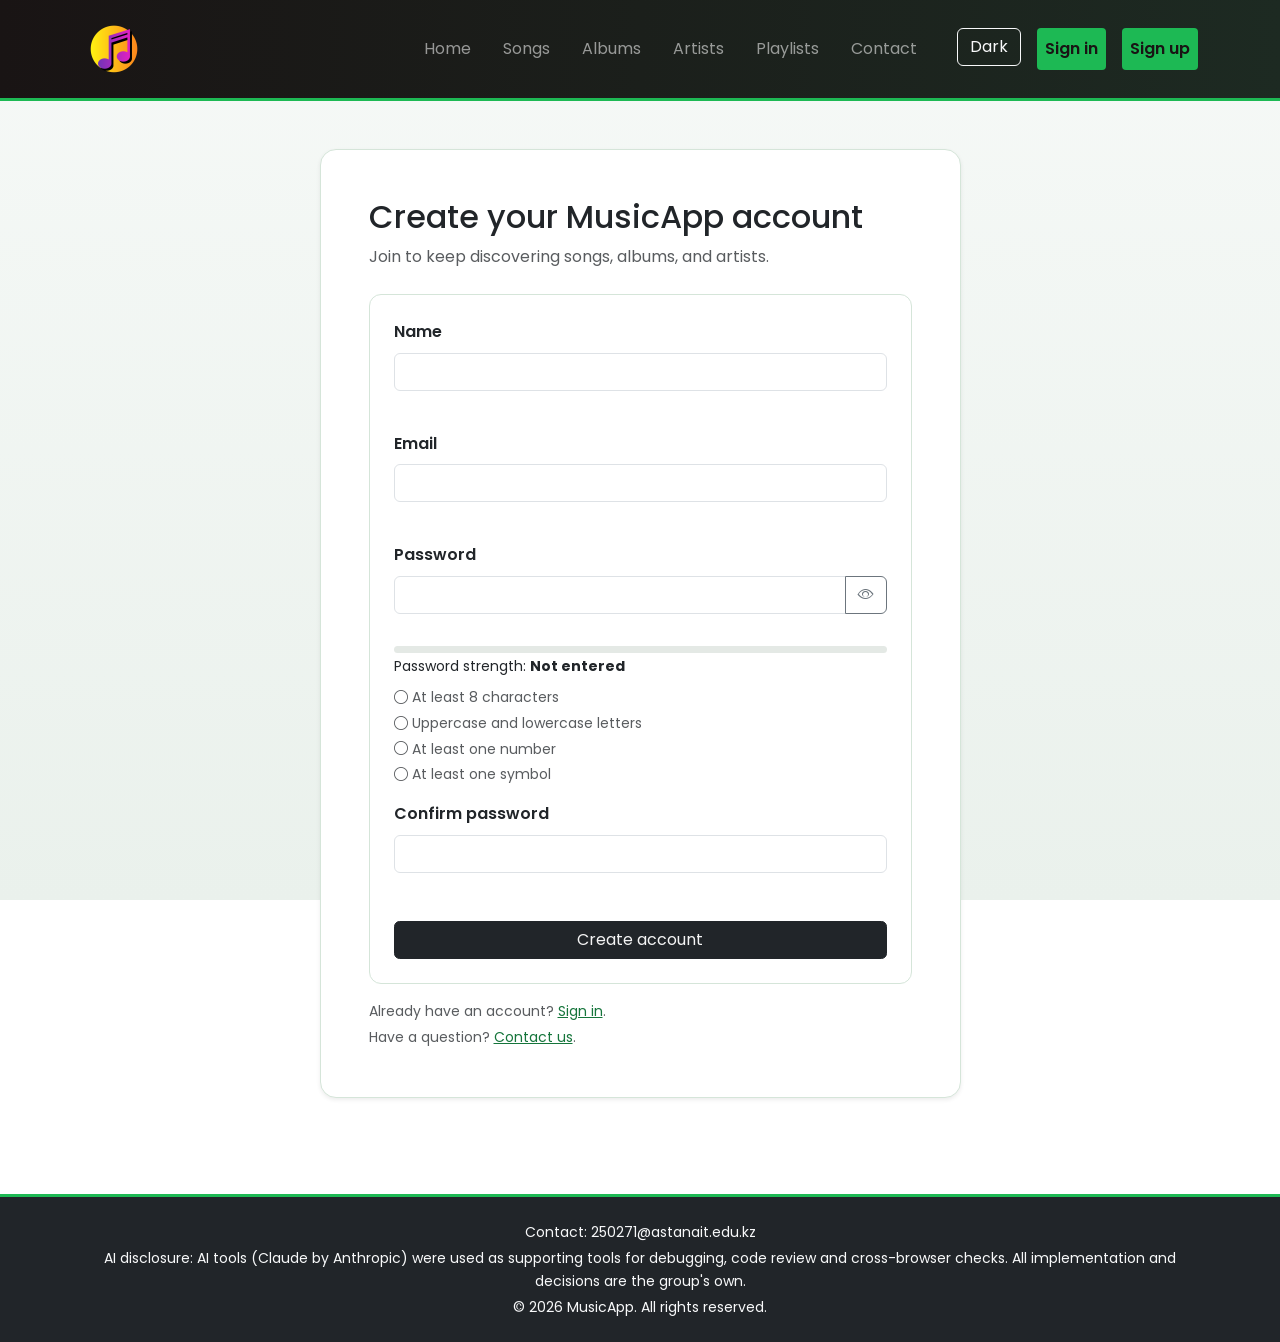
<file: register.html>
<!DOCTYPE html>
<html lang="en">
<head>
    <meta charset="UTF-8">
    <meta name="viewport" content="width=device-width, initial-scale=1">
    <title>Create account | MusicApp</title>
    <link rel="stylesheet" href="https://cdn.jsdelivr.net/npm/bootstrap@5.3.3/dist/css/bootstrap.min.css" integrity="sha384-QWTKZyjpPEjISv5WaRU9OFeRpok6YctnYmDr5pNlyT2bRjXh0JMhjY6hW+ALEwIH" crossorigin="anonymous">
    <link rel="stylesheet" href="https://cdn.jsdelivr.net/npm/bootstrap-icons@1.11.3/font/bootstrap-icons.min.css">
    <link rel="stylesheet" href="style.css">
    <link rel="stylesheet" href="css/theme.css">
    <link rel="stylesheet" href="css/auth.css">
    <script src="js/theme.js"></script>
    <script src="js/auth.js" defer></script>
</head>
<body>
<header class="navbar navbar-expand-lg bg-dark navbar-dark sticky-top">
    <div class="container">
        <a class="navbar-brand" href="index.html"><img src="music-logo.png" alt="MusicApp" width="64"></a>
        <button class="navbar-toggler" type="button" data-bs-toggle="collapse" data-bs-target="#nav" aria-controls="nav" aria-expanded="false" aria-label="Toggle navigation"><span class="navbar-toggler-icon"></span></button>
        <div class="collapse navbar-collapse justify-content-end" id="nav"><ul class="navbar-nav">
            <li class="nav-item"><a class="nav-link" href="index.html">Home</a></li><li class="nav-item"><a class="nav-link" href="songs.html">Songs</a></li>
            <li class="nav-item"><a class="nav-link" href="albums.html">Albums</a></li><li class="nav-item"><a class="nav-link" href="artists.html">Artists</a></li>
            <li class="nav-item"><a class="nav-link" href="playlists.html">Playlists</a></li><li class="nav-item"><a class="nav-link" href="contact.html">Contact</a></li>
            <li class="nav-item"><button id="themeToggle" class="btn btn-outline-light ms-3">Dark</button></li>
            <li class="nav-item"><a class="nav-link nav-cta active" aria-current="page" href="register.html">Sign up</a></li>
        </ul></div>
    </div>
</header>
<main class="container my-5 form-page">
    <div class="row justify-content-center"><div class="col-12 col-md-9 col-lg-7">
        <div class="card shadow-sm"><div class="card-body p-4 p-md-5">
            <h1 class="h2 mb-2">Create your MusicApp account</h1><p class="text-muted mb-4">Join to keep discovering songs, albums, and artists.</p>
            <form id="registerForm" data-validate novalidate>
                <div class="form-alert" aria-live="polite"></div>
                <div class="mb-3"><label class="form-label" for="register-name">Name</label><input class="form-control" id="register-name" name="name" autocomplete="name" data-rule="name" required><div class="field-msg small" aria-live="polite"></div></div>
                <div class="mb-3"><label class="form-label" for="register-email">Email</label><input class="form-control" type="email" id="register-email" name="email" autocomplete="email" data-rule="email" required><div class="field-msg small" aria-live="polite"></div></div>
                <div class="mb-3"><label class="form-label" for="register-password">Password</label><div class="input-group"><input class="form-control" type="password" id="register-password" name="password" autocomplete="new-password" data-rule="password" required><button class="btn btn-outline-secondary toggle-pw" type="button" data-target="#register-password" aria-label="Show password"><i class="bi bi-eye"></i></button></div><div class="field-msg small" aria-live="polite"></div>
                    <div class="pw-meter mt-2" data-level="empty" aria-label="Password strength"><div class="pw-meter-track"><span class="pw-meter-fill"></span></div><small>Password strength: <strong class="pw-label-text">Not entered</strong></small></div>
                    <ul class="pw-rules small text-muted mt-2 mb-0 list-unstyled"><li data-check="length"><i class="bi bi-circle"></i> At least 8 characters</li><li data-check="mixed"><i class="bi bi-circle"></i> Uppercase and lowercase letters</li><li data-check="number"><i class="bi bi-circle"></i> At least one number</li><li data-check="symbol"><i class="bi bi-circle"></i> At least one symbol</li></ul>
                </div>
                <div class="mb-4"><label class="form-label" for="register-confirm">Confirm password</label><input class="form-control" type="password" id="register-confirm" name="confirmPassword" autocomplete="new-password" data-rule="confirm" required><div class="field-msg small" aria-live="polite"></div></div>
                <button class="btn btn-dark w-100" type="submit">Create account</button>
            </form>
            <p class="small text-muted mt-3 mb-1">Already have an account? <a href="signin.html">Sign in</a>.</p>
            <p class="small text-muted mb-0">Have a question? <a href="contact.html">Contact us</a>.</p>
        </div></div>
    </div></div>
</main>
<footer class="bg-dark text-light text-center py-4 mt-5"><div class="container"><p class="mb-1">Contact: 250271@astanait.edu.kz</p><p class="mb-1 small">AI disclosure: AI tools (Claude by Anthropic) were used as supporting tools for debugging, code review and cross-browser checks. All implementation and decisions are the group's own.</p>
<p class="mb-0">&copy; 2026 MusicApp. All rights reserved.</p></div></footer>
<script src="https://code.jquery.com/jquery-3.7.1.min.js"></script><script src="js/form-validation.js"></script><script src="https://cdn.jsdelivr.net/npm/bootstrap@5.3.3/dist/js/bootstrap.bundle.min.js"></script>
</body>
</html>
</file>
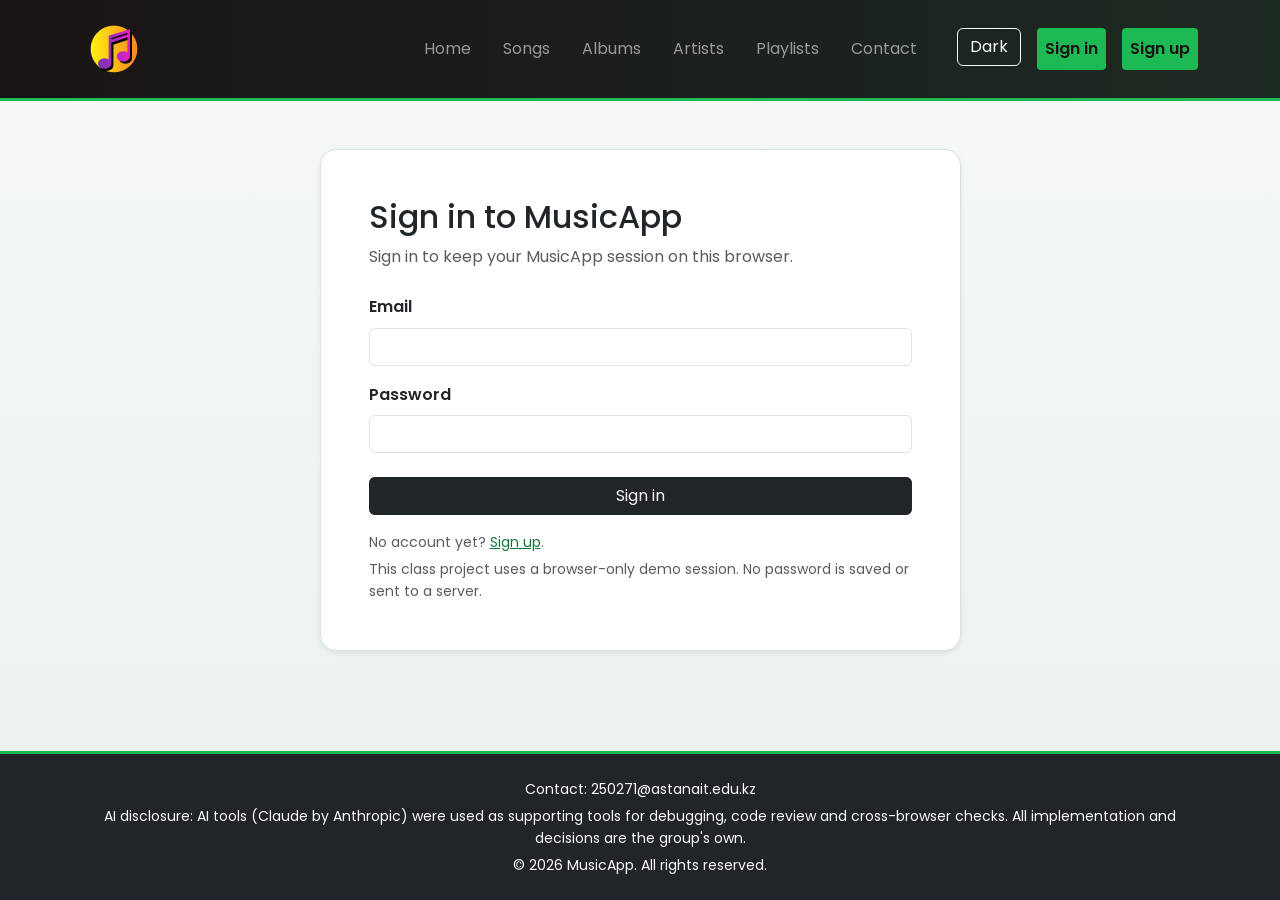
<file: signin.html>
<!DOCTYPE html>
<html lang="en">
<head>
    <meta charset="UTF-8">
    <meta name="viewport" content="width=device-width, initial-scale=1">
    <title>Sign in | MusicApp</title>
    <link rel="stylesheet" href="https://cdn.jsdelivr.net/npm/bootstrap@5.3.3/dist/css/bootstrap.min.css" integrity="sha384-QWTKZyjpPEjISv5WaRU9OFeRpok6YctnYmDr5pNlyT2bRjXh0JMhjY6hW+ALEwIH" crossorigin="anonymous">
    <link rel="stylesheet" href="style.css">
    <link rel="stylesheet" href="css/theme.css">
    <link rel="stylesheet" href="css/auth.css">
    <script src="js/theme.js"></script>
    <script src="js/auth.js" defer></script>
</head>
<body>
<header class="navbar navbar-expand-lg bg-dark navbar-dark sticky-top">
    <div class="container">
        <a class="navbar-brand" href="index.html"><img src="music-logo.png" alt="MusicApp" width="64"></a>
        <button class="navbar-toggler" type="button" data-bs-toggle="collapse" data-bs-target="#nav" aria-controls="nav" aria-expanded="false" aria-label="Toggle navigation"><span class="navbar-toggler-icon"></span></button>
        <div class="collapse navbar-collapse justify-content-end" id="nav"><ul class="navbar-nav">
            <li class="nav-item"><a class="nav-link" href="index.html">Home</a></li>
            <li class="nav-item"><a class="nav-link" href="songs.html">Songs</a></li>
            <li class="nav-item"><a class="nav-link" href="albums.html">Albums</a></li>
            <li class="nav-item"><a class="nav-link" href="artists.html">Artists</a></li>
            <li class="nav-item"><a class="nav-link" href="playlists.html">Playlists</a></li>
            <li class="nav-item"><a class="nav-link" href="contact.html">Contact</a></li>
            <li class="nav-item"><button id="themeToggle" class="btn btn-outline-light ms-3">Dark</button></li>
            <li class="nav-item"><a class="nav-link nav-cta" href="register.html">Sign up</a></li>
        </ul></div>
    </div>
</header>
<main class="container my-5 form-page">
    <div class="row justify-content-center"><div class="col-12 col-md-9 col-lg-7">
        <section class="card shadow-sm signin-card"><div class="card-body p-4 p-md-5">
            <h1 class="h2 mb-2">Sign in to MusicApp</h1>
            <p class="text-muted mb-4">Sign in to keep your MusicApp session on this browser.</p>
            <div id="signInMessage" class="alert" role="status" aria-live="polite" hidden></div>
            <form id="signInForm" novalidate>
                <div class="mb-3">
                    <label class="form-label" for="signin-email">Email</label>
                    <input class="form-control" type="email" id="signin-email" name="email" autocomplete="email" required>
                    <div class="invalid-feedback">Enter a valid email address.</div>
                </div>
                <div class="mb-4">
                    <label class="form-label" for="signin-password">Password</label>
                    <input class="form-control" type="password" id="signin-password" name="password" autocomplete="current-password" minlength="8" required>
                    <div class="invalid-feedback">Password must contain at least 8 characters.</div>
                </div>
                <button class="btn btn-dark w-100" type="submit">Sign in</button>
            </form>
            <p class="small text-muted mt-3 mb-1">No account yet? <a href="register.html">Sign up</a>.</p>
            <p class="small text-muted mb-0">This class project uses a browser-only demo session. No password is saved or sent to a server.</p>
        </div></section>
    </div></div>
</main>
<footer class="bg-dark text-light text-center py-4 mt-5"><div class="container"><p class="mb-1">Contact: 250271@astanait.edu.kz</p><p class="mb-1 small">AI disclosure: AI tools (Claude by Anthropic) were used as supporting tools for debugging, code review and cross-browser checks. All implementation and decisions are the group's own.</p>
<p class="mb-0">&copy; 2026 MusicApp. All rights reserved.</p></div></footer>
<script src="https://cdn.jsdelivr.net/npm/bootstrap@5.3.3/dist/js/bootstrap.bundle.min.js"></script>
</body>
</html>
</file>
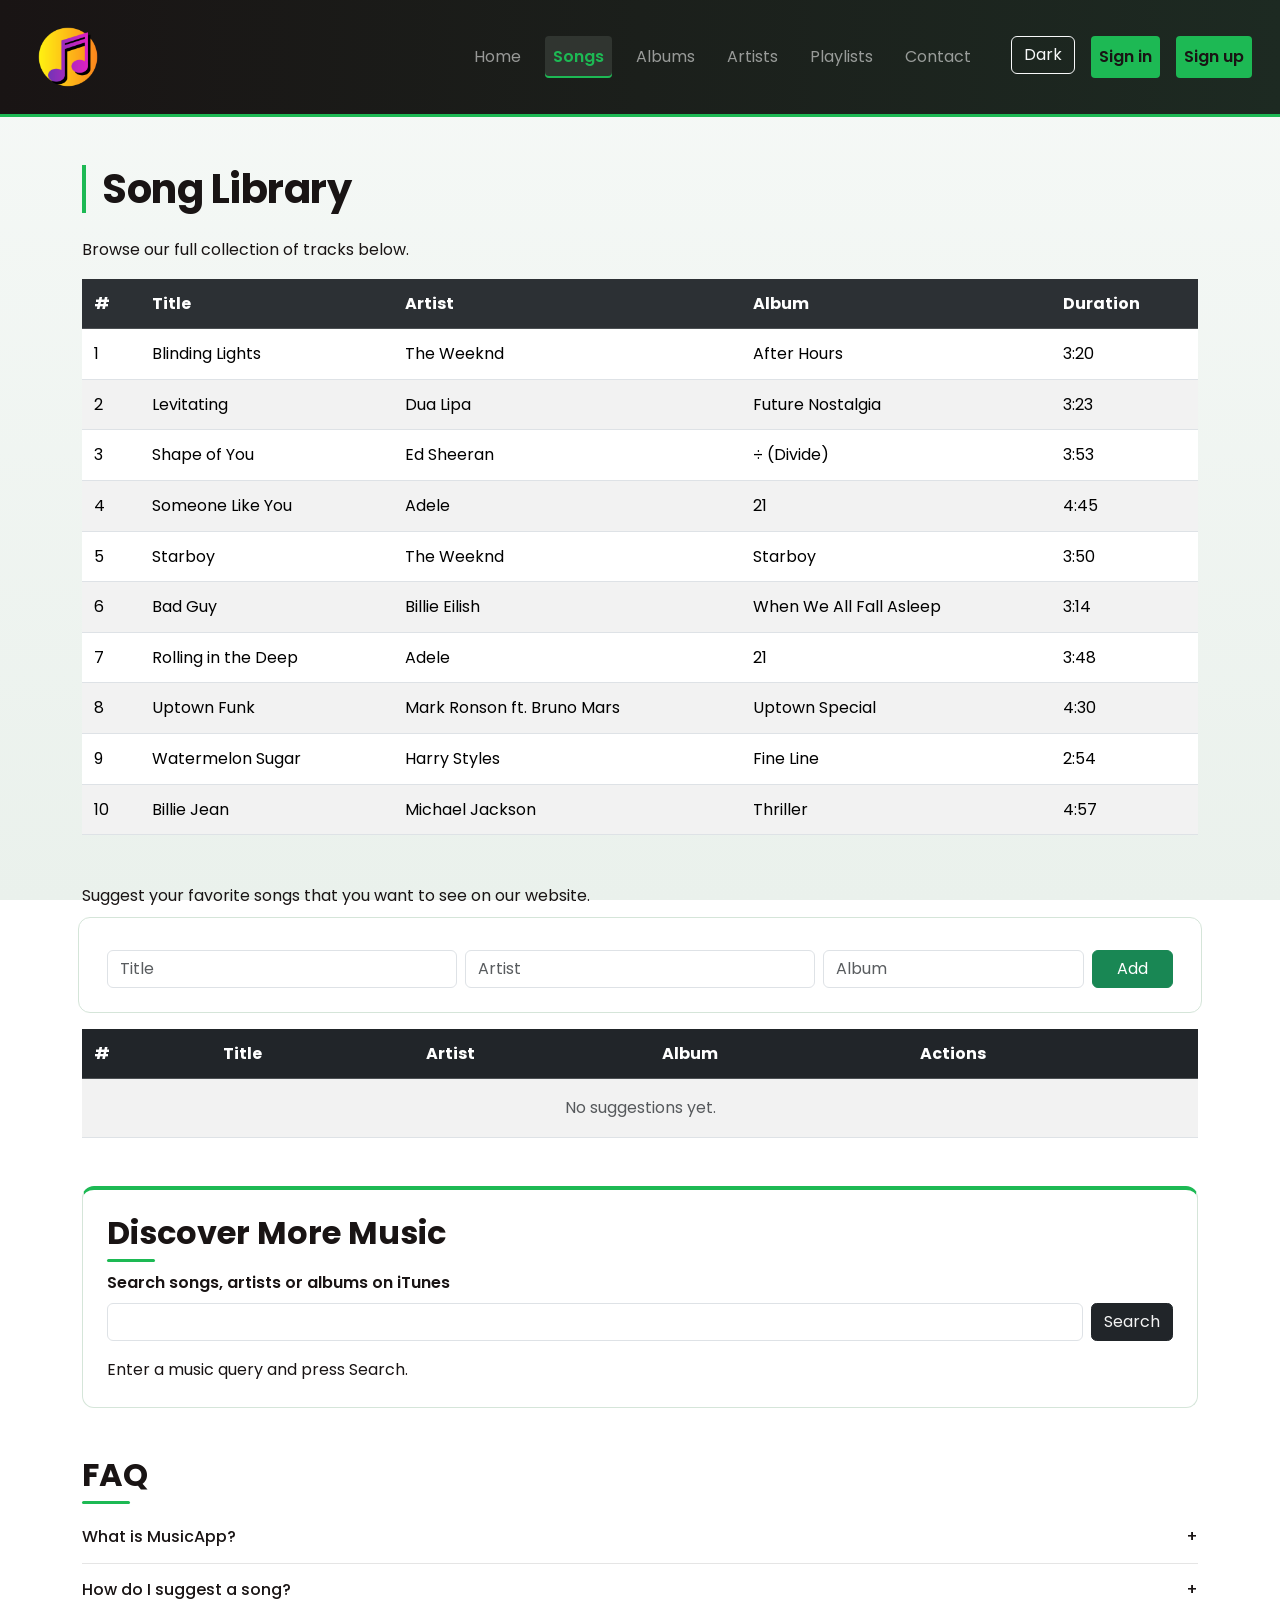
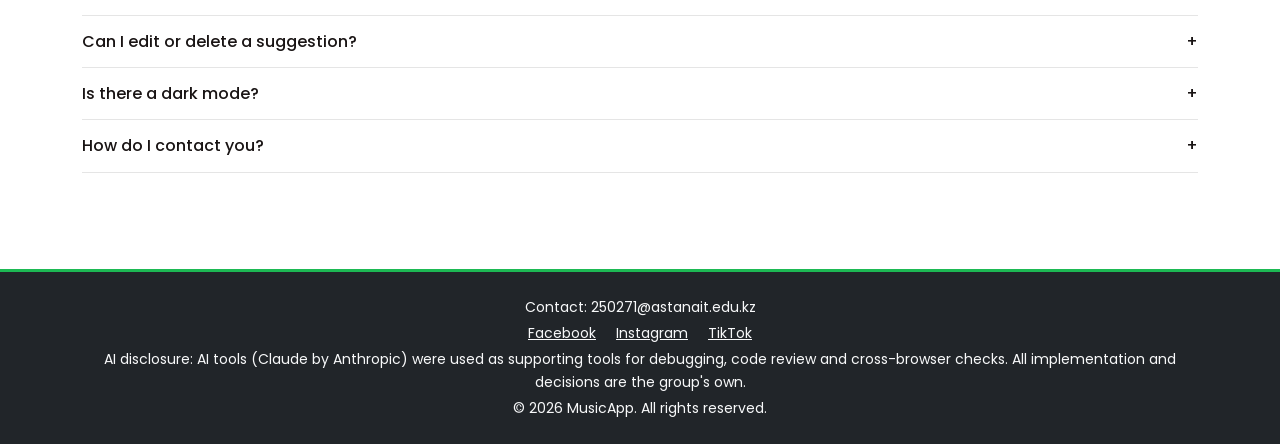
<file: songs.html>
<!DOCTYPE html>
<html lang="en">
    <head>
        <meta charset="UTF-8">
        <title>Songs | MusicApp</title>
        <meta name="viewport" content="width=device-width, initial-scale=1.0">
        <link rel="stylesheet" href="https://cdn.jsdelivr.net/npm/bootstrap@5.3.3/dist/css/bootstrap.min.css" integrity="sha384-QWTKZyjpPEjISv5WaRU9OFeRpok6YctnYmDr5pNlyT2bRjXh0JMhjY6hW+ALEwIH" crossorigin="anonymous">
        <script src="https://cdn.jsdelivr.net/npm/bootstrap@5.3.3/dist/js/bootstrap.bundle.min.js"></script>
        <link rel="stylesheet" href="style.css">
        <link rel="stylesheet" href="css/music-api.css">
        <script src="js/music-api.js" defer></script>
        <link rel="stylesheet" href="css/theme.css">
        <script src="https://code.jquery.com/jquery-3.7.1.min.js" defer></script>
        <script src="js/theme.js"></script>
    <script src="js/auth.js" defer></script>
        <script src="js/faq.js" defer></script>
    </head>
    <body>
        <header class="navbar navbar-expand-lg bg-dark navbar-dark sticky-top">
            <div class="container-fluid">
                <a class="navbar-brand" href="index.html">
                    <img src="music-logo.png" alt="MusicLogo" width="80">
                </a>
                <button class="navbar-toggler" type="button" data-bs-toggle="collapse" data-bs-target="#nav">
                    <span class="navbar-toggler-icon"></span>
                </button>
                <div class="collapse navbar-collapse justify-content-end" id="nav">
                    <ul class="navbar-nav">
                        <li class="nav-item"><a class="nav-link" href="index.html">Home</a></li>
                        <li class="nav-item"><a class="nav-link active" aria-current="page" href="songs.html">Songs</a></li>
                        <li class="nav-item"><a class="nav-link" href="albums.html">Albums</a></li>
                        <li class="nav-item"><a class="nav-link" href="artists.html">Artists</a></li>
                        <li class="nav-item"><a class="nav-link" href="playlists.html">Playlists</a></li>
                        <li class="nav-item"><a class="nav-link" href="contact.html">Contact</a></li>
                        <li class="nav-item"><button id="themeToggle" class="btn btn-outline-light ms-3">Dark</button></li>
                <li class="nav-item"><a class="nav-link nav-cta" href="register.html">Sign up</a></li>
                    </ul>
                </div>
            </div>
        </header>
        <main class="container my-5">
            <h1 class="mb-4">Song Library</h1>
            <p>Browse our full collection of tracks below.</p>
            <table class="table table-striped table-hover">
                <tr class="table-dark">
                    <th>#</th>
                    <th>Title</th>
                    <th>Artist</th>
                    <th>Album</th>
                    <th>Duration</th>
                </tr>
                <tr id="song-blinding-lights">
                    <td>1</td>
                    <td>Blinding Lights</td>
                    <td>The Weeknd</td>
                    <td>After Hours</td>
                    <td>3:20</td>
                </tr>
                <tr id="song-levitating">
                    <td>2</td>
                    <td>Levitating</td>
                    <td>Dua Lipa</td>
                    <td>Future Nostalgia</td>
                    <td>3:23</td>
                </tr>
                <tr id="song-shape-of-you">
                    <td>3</td>
                    <td>Shape of You</td>
                    <td>Ed Sheeran</td>
                    <td>÷ (Divide)</td>
                    <td>3:53</td>
                </tr>
                <tr id="song-someone-like-you">
                    <td>4</td>
                    <td>Someone Like You</td>
                    <td>Adele</td>
                    <td>21</td>
                    <td>4:45</td>
                </tr>
                <tr id="song-starboy">
                    <td>5</td>
                    <td>Starboy</td>
                    <td>The Weeknd</td>
                    <td>Starboy</td>
                    <td>3:50</td>
                </tr>
                <tr id="song-bad-guy">
                    <td>6</td>
                    <td>Bad Guy</td>
                    <td>Billie Eilish</td>
                    <td>When We All Fall Asleep</td>
                    <td>3:14</td>
                </tr>
                <tr id="song-rolling-in-the-deep">
                    <td>7</td>
                    <td>Rolling in the Deep</td>
                    <td>Adele</td>
                    <td>21</td>
                    <td>3:48</td>
                </tr>
                <tr id="song-uptown-funk">
                    <td>8</td>
                    <td>Uptown Funk</td>
                    <td>Mark Ronson ft. Bruno Mars</td>
                    <td>Uptown Special</td>
                    <td>4:30</td>
                </tr>
                <tr id="song-watermelon-sugar">
                    <td>9</td>
                    <td>Watermelon Sugar</td>
                    <td>Harry Styles</td>
                    <td>Fine Line</td>
                    <td>2:54</td>
                </tr>
                <tr id="song-billie-jean">
                    <td>10</td>
                    <td>Billie Jean</td>
                    <td>Michael Jackson</td>
                    <td>Thriller</td>
                    <td>4:57</td>
                </tr>
            </table>
            <p class="mt-5">Suggest your favorite songs that you want to see on our website.</p>
            <form id="suggForm" class="row g-2 mb-3">
                <div class="col-md-4">
                    <input type="text" class="form-control" id="suggTitle" placeholder="Title" required>
                </div>
                <div class="col-md-4">
                    <input type="text" class="form-control" id="suggArtist" placeholder="Artist" required>
                </div>
                <div class="col-md-3">
                    <input type="text" class="form-control" id="suggAlbum" placeholder="Album" required>
                </div>
                <div class="col-md-1">
                    <button type="submit" class="btn btn-success w-100" id="submitBtn">Add</button>
                </div>
            </form>
            <table class="table table-striped table-hover" id="suggTable">
                <thead>
                    <tr class="table-dark">
                        <th>#</th>
                        <th>Title</th>
                        <th>Artist</th>
                        <th>Album</th>
                        <th>Actions</th>
                    </tr>
                </thead>
                <tbody id="suggBody">
                    <tr id="emptyRow">
                        <td colspan="5" class="text-center text-muted py-3">No suggestions yet.</td>
                    </tr>
                </tbody>
            </table>
            <section class="music-api mt-5" id="music-api" aria-labelledby="music-api-heading">
                <h2 id="music-api-heading">Discover More Music</h2>
                <form id="music-api-form" class="music-api__form" novalidate>
                    <label for="music-api-query" class="form-label">Search songs, artists or albums on iTunes</label>
                    <div class="music-api__search">
                        <input type="search" class="form-control" id="music-api-query" autocomplete="off" aria-describedby="music-api-status">
                        <button type="submit" class="btn btn-dark">Search</button>
                    </div>
                </form>
                <p id="music-api-status" class="music-api__status" role="status" aria-live="polite" aria-atomic="true">Enter a music query and press Search.</p>
                <div><ul id="music-api-results" class="row g-3 list-unstyled mb-0" aria-label="iTunes search results"></ul></div>
            </section>
            <section class="faq mt-5">
                <h2>FAQ</h2>
                <div class="faq-item">
                    <button class="faq-q">What is MusicApp? <span>+</span></button>
                    <div class="faq-a"><p>A song library where visitors suggest tracks, and browse albums and artists.</p></div>
                </div>
                <div class="faq-item">
                    <button class="faq-q">How do I suggest a song? <span>+</span></button>
                    <div class="faq-a"><p>Scroll to the suggestion form, fill in title, artist, and album, then click Add.</p></div>
                </div>
                <div class="faq-item">
                    <button class="faq-q">Can I edit or delete a suggestion? <span>+</span></button>
                    <div class="faq-a"><p>Yes - click Edit to change a row, or Delete to remove it (with confirmation).</p></div>
                </div>
                <div class="faq-item">
                    <button class="faq-q">Is there a dark mode? <span>+</span></button>
                    <div class="faq-a"><p>Yes - click the Dark/Light button in the navbar. Your choice is saved across pages.</p></div>
                </div>
                <div class="faq-item">
                    <button class="faq-q">How do I contact you? <span>+</span></button>
                    <div class="faq-a"><p>Open the Contact page from the navigation menu, fill in the form, and send your message.</p></div>
                </div>
            </section>
        </main>
        <footer class="bg-dark text-light text-center py-4 mt-5">
            <div class="container">
                <p class="mb-1">Contact: 250271@astanait.edu.kz</p>
                <p class="mb-1">
                    <a href="https://facebook.com" class="text-light mx-2">Facebook</a>
                    <a href="https://instagram.com" class="text-light mx-2">Instagram</a>
                    <a href="https://tiktok.com" class="text-light mx-2">TikTok</a>
                </p>
                <p class="mb-1 small">AI disclosure: AI tools (Claude by Anthropic) were used as supporting tools for debugging, code review and cross-browser checks. All implementation and decisions are the group's own.</p>
                <p class="mb-0">&copy; 2026 MusicApp. All rights reserved.</p>
            </div>
        </footer>
        <script src="js/crud.js"></script>
    </body>
</html>
</file>
<file: style.css>
@import url('https://fonts.googleapis.com/css2?family=Poppins:wght@400;600;700&display=swap');

.navbar .container-fluid {
    display: flex;
    justify-content: space-between;
    align-items: center;
}
.navbar-nav {
    display: flex;
    flex-direction: row;
    gap: 1rem;
}
:root {
    --primary-color: #1db954;
    --dark-color: #191414;
    --light-color: #f4f4f4;
    --font-main: 'Poppins', sans-serif;
    --font-size-base: 1rem;
}
body {
    font-family: var(--font-main);
    font-size: var(--font-size-base);
    background-color: var(--light-color);
    color: var(--dark-color);
    line-height: 1.6;
}
h1, h2 {
    font-weight: 700;
}
.nav-link:hover, .nav-link:focus {
    color: var(--primary-color);
}
footer a:hover, footer a:focus {
    color: var(--primary-color);
    text-decoration: underline;
}
.navbar-brand img {
    border-radius: 50%;
}

/* Shared website style */
.navbar {
    padding: 0.75rem 1rem;
    border-bottom: 3px solid var(--primary-color);
}

.navbar .nav-link {
    padding: 0.5rem 0.75rem;
    border-radius: 0.25rem;
}

.navbar .nav-link:hover, .navbar .nav-link:focus {
    background-color: #303530;
    color: var(--primary-color);
}

.navbar .nav-link.active {
    background-color: #303530;
    color: var(--primary-color);
}

main > h1 {
    padding-left: 1rem;
    border-left: 4px solid var(--primary-color);
}

main > section.text-center {
    padding-right: 1.5rem;
    padding-left: 1.5rem;
    border: 1px solid #d5e5d9;
    border-radius: 0.75rem;
    box-shadow: 0 4px 14px #e0e5e1;
}

/* Home navigation cards */
main > section > ul {
    display: grid;
    grid-template-columns: repeat(2, 1fr);
    gap: 1rem;
    padding: 0;
    list-style: none;
}

main > section > ul > li {
    padding: 1.25rem;
    border: 1px solid #d5e5d9;
    border-radius: 0.75rem;
    background-color: white;
}

main a {
    color: #15753b;
}

main a:hover, main a:focus {
    color: #0d582a;
}

.card {
    overflow: hidden;
    border-color: #d5e5d9;
    border-radius: 0.75rem;
    box-shadow: 0 4px 14px #e0e5e1;
}

.card:hover {
    border-color: var(--primary-color);
    box-shadow: 0 6px 18px #cdd8d0;
}

main .card-body {
    padding: 1.25rem;
}

main .card-title {
    font-weight: 600;
}

main .btn-dark {
    color: var(--light-color);
    border-radius: 0.35rem;
}

main .btn-dark:hover, main .btn-dark:focus {
    background-color: var(--primary-color);
    border-color: var(--primary-color);
    color: var(--dark-color);
}

main form {
    padding: 1.5rem;
    border: 1px solid #d5e5d9;
    border-radius: 0.75rem;
    background-color: white;
}

.form-label {
    font-weight: 600;
}

.form-control:focus, .form-select:focus, .form-check-input:focus {
    border-color: var(--primary-color);
    box-shadow: 0 0 0 0.2rem #d9f3e3;
}

.table th, .table td {
    padding: 0.75rem;
    vertical-align: middle;
}

footer {
    border-top: 3px solid var(--primary-color);
}

footer p {
    font-size: 0.875rem;
}

@media (max-width: 991.98px) {
    .navbar-nav {
        flex-direction: column;
        gap: 0;
    }
}

@media (min-width: 576px) and (max-width: 768px) {
    h1 {
        font-size: 2rem;
    }
}
@media (max-width: 575.98px) {
    body {
        font-size: 1rem;
    }

    h1 {
        font-size: 1.75rem;
    }

    .navbar {
        padding: 0.5rem;
    }

    main > section > ul {
        grid-template-columns: 1fr;
    }

    main form, main .card-body {
        padding: 1rem;
    }

    main .row.g-5 {
        margin-right: 0;
        margin-left: 0;
    }

    main .row.g-5 > div {
        padding-right: 0;
        padding-left: 0;
    }

    .table th, .table td {
        padding: 0.5rem 0.25rem;
        font-size: 0.75rem;
    }
}

/* Albums */
.album-cover {
    width: 100%;
    height: auto;
}

.album-meta {
    display: flex;
    flex-wrap: wrap;
    gap: 0.5rem 1rem;
}

/* Artists */
.artist-card {
    display: flex;
    flex-direction: column;
    min-width: 0;
}

.artist-photo {
    position: relative;
    display: flex;
    justify-content: center;
    align-items: center;
    height: 280px;
    padding: 1rem;
    background-color: var(--light-color);
}

.artist-photo img {
    display: block;
    max-width: 100%;
    max-height: 100%;
    border-radius: 0.5rem;
}

.artists-page .row > div:nth-child(even) .artist-photo {
    background-color: #e9ecef;
}

.artist-badge {
    position: absolute;
    top: 1rem;
    left: 1rem;
    padding: 0.25rem 0.75rem;
    border-radius: 0.25rem;
    background-color: var(--primary-color);
    color: var(--dark-color);
    font-size: 0.875rem;
    font-weight: 600;
}

/* Albums and Artists */
.artist-card .card-body {
    flex: 1;
}

.album-card .card-body, .artist-card .card-body {
    display: flex;
    flex-direction: column;
}

.album-card .btn, .artist-card .btn {
    margin-top: auto;
    align-self: flex-start;
}

.album-card .btn:hover, .album-card .btn:focus,
.artist-card .btn:hover, .artist-card .btn:focus {
    background-color: var(--primary-color);
    border-color: var(--primary-color);
    color: var(--dark-color);
}

@media (min-width: 576px) and (max-width: 991.98px) {
    .albums-page .navbar-nav, .artists-page .navbar-nav {
        flex-direction: column;
        gap: 0;
    }
}

@media (min-width: 576px) and (max-width: 768px) {
    .albums-page h1, .artists-page h1 {
        font-size: 2rem;
    }
}

@media (max-width: 575.98px) {
    .albums-page, .artists-page {
        font-size: 1rem;
    }

    .albums-page h1, .artists-page h1 {
        font-size: 1.75rem;
    }

    .albums-page .navbar-nav, .artists-page .navbar-nav {
        flex-direction: column;
        gap: 0;
    }
}

/* Dinmukhammed's visual refinement and form feedback styles */
:root {
    --primary-dark: #15753b;
    --surface: #ffffff;
    --border-soft: #d5e5d9;
    --shadow-soft: 0 6px 20px rgba(25, 20, 20, 0.08);
    --shadow-lift: 0 14px 30px rgba(25, 20, 20, 0.16);
    --ease: cubic-bezier(0.22, 0.61, 0.36, 1);
}

html { scroll-behavior: smooth; }
body { background: linear-gradient(180deg, #f6f9f7 0%, #eaf1ec 100%); background-attachment: fixed; }
.navbar { background: linear-gradient(90deg, #191414 0%, #1d2a22 100%) !important; transition: box-shadow .3s var(--ease); }
.navbar.scrolled { box-shadow: 0 6px 20px rgba(0,0,0,.3); }
.navbar .nav-link { transition: color .2s, background-color .2s; }
.navbar .nav-link.nav-cta { color: var(--dark-color); background: var(--primary-color); font-weight: 600; }
.navbar .nav-link.nav-cta.active { color: var(--dark-color); }
.navbar .nav-link.nav-cta:hover, .navbar .nav-link.nav-cta:focus { background: #3ee57a; color: var(--dark-color); }
main > h1 { letter-spacing: -.5px; }
main section > h2::after { content: ""; display: block; width: 48px; height: 3px; margin-top: .4rem; border-radius: 2px; background: var(--primary-color); }
.form-page .card { border: 1px solid var(--border-soft); border-radius: 1rem; box-shadow: var(--shadow-soft); }
.form-page .form-control:focus, main form .form-control:focus, main form .form-select:focus { border-color: var(--primary-color); box-shadow: 0 0 0 .2rem rgba(29,185,84,.18); }
.field-msg { min-height: 1.25rem; margin-top: .25rem; }
.pw-meter-track { height: 7px; overflow: hidden; border-radius: 99px; background: #e4e9e5; }
.pw-meter-fill { display: block; width: 0; height: 100%; border-radius: inherit; transition: width .25s ease, background-color .25s ease; background: #dc3545; }
.pw-meter[data-level="medium"] .pw-meter-fill { background: #f0ad4e; }
.pw-meter[data-level="strong"] .pw-meter-fill { background: #198754; }
.pw-rules li { margin-top: .2rem; }
.pw-rules li.met { color: #198754; }
.form-page .btn-dark:hover { background: #15753b; border-color: #15753b; }
@media (prefers-reduced-motion: reduce) { html { scroll-behavior: auto; } *, *::before, *::after { transition-duration: .01ms !important; animation-duration: .01ms !important; } }

/* Albums */
.album-cover {
    width: 100%;
    height: auto;
}

.album-meta {
    display: flex;
    flex-wrap: wrap;
    gap: 0.5rem 1rem;
}

/* Artists */
.artist-card {
    display: flex;
    flex-direction: column;
    min-width: 0;
}

.artist-photo {
    position: relative;
    display: flex;
    justify-content: center;
    align-items: center;
    height: 280px;
    padding: 1rem;
    background-color: var(--light-color);
}

.artist-photo img {
    display: block;
    max-width: 100%;
    max-height: 100%;
    border-radius: 0.5rem;
}

.artists-page .row > div:nth-child(even) .artist-photo {
    background-color: #e9ecef;
}

.artist-badge {
    position: absolute;
    top: 1rem;
    left: 1rem;
    padding: 0.25rem 0.75rem;
    border-radius: 0.25rem;
    background-color: var(--primary-color);
    color: var(--dark-color);
    font-size: 0.875rem;
    font-weight: 600;
}

/* Albums and Artists */
.artist-card .card-body {
    flex: 1;
}

.album-card .card-body, .artist-card .card-body {
    display: flex;
    flex-direction: column;
}

.album-card .btn, .artist-card .btn {
    margin-top: auto;
    align-self: flex-start;
}

.album-card .btn:hover, .album-card .btn:focus,
.artist-card .btn:hover, .artist-card .btn:focus {
    background-color: var(--primary-color);
    border-color: var(--primary-color);
    color: var(--dark-color);
}

@media (min-width: 576px) and (max-width: 991.98px) {
    .albums-page .navbar-nav, .artists-page .navbar-nav {
        flex-direction: column;
        gap: 0;
    }
}

@media (min-width: 576px) and (max-width: 768px) {
    .albums-page h1, .artists-page h1 {
        font-size: 2rem;
    }
}

@media (max-width: 575.98px) {
    .albums-page, .artists-page {
        font-size: 1rem;
    }

    .albums-page h1, .artists-page h1 {
        font-size: 1.75rem;
    }

    .albums-page .navbar-nav, .artists-page .navbar-nav {
        flex-direction: column;
        gap: 0;
    }
}
/* Keep short pages tall enough to place the shared footer at the viewport bottom. */
html, body { min-height: 100%; }
body { display: flex; flex-direction: column; min-height: 100vh; min-height: 100dvh; }
body > header { flex: 0 0 auto; }
body > main { flex: 1 0 auto; }
body > footer { flex: 0 0 auto; margin-top: auto !important; }

/* Mark the current destination consistently in the shared navigation. */
.navbar .nav-link.active:not(.nav-cta) {
    background-color: #303530;
    color: var(--primary-color);
    font-weight: 600;
    box-shadow: inset 0 -2px 0 var(--primary-color);
}
.navbar .nav-link.active:not(.nav-cta):hover,
.navbar .nav-link.active:not(.nav-cta):focus {
    color: var(--primary-color);
}
</file>
<file: css/search.css>
/* Task 2: styles are scoped to search, without changing shared cards. */
.catalog-search {
    padding: 1.5rem;
    border: 1px solid #d5e5d9;
    border-top: 4px solid var(--primary-color);
    border-radius: 0.75rem;
    background-color: white;
}

.catalog-search .form-control {
    min-width: 0;
}

.catalog-search__result {
    display: block;
    padding: 1rem;
    border: 1px solid #d5e5d9;
    border-radius: 0.75rem;
    background-color: var(--light-color);
    color: var(--dark-color);
    text-decoration: none;
    overflow-wrap: anywhere;
}

.catalog-search__result h3 {
    min-width: 0;
}

.catalog-search__result .badge {
    flex-shrink: 0;
}

.catalog-search__result:hover,
.catalog-search__result:focus-visible {
    border-color: var(--primary-color);
    color: var(--dark-color);
    box-shadow: 0 0 0 0.2rem #d9f3e3;
}

/* Keep a linked song visible below the existing sticky navigation. */
tr[id^="song-"] {
    scroll-margin-top: 8rem;
}

tr[id^="song-"]:target > td {
    --bs-table-bg: #d9f3e3;
    --bs-table-striped-bg: #d9f3e3;
}

@media (max-width: 575.98px) {
    .catalog-search {
        padding: 1rem;
    }
}
</file>
<file: css/theme.css>
[data-theme="dark"] body {
    background: #0f1720;
    color: #e6edf5;
}
[data-theme="dark"] .table {
    color: #e6edf5;
}
[data-theme="dark"] .form-control {
    background: #1a2531;
    color: #e6edf5;
    border-color: #2c3b4d;
}
[data-theme="dark"] .bg-light,
[data-theme="dark"] .catalog-search,
[data-theme="dark"] #recommend,
[data-theme="dark"] label,
[data-theme="dark"] .alert-light {
    color: #191414 !important;
}
[data-theme="dark"] textarea,
[data-theme="dark"] input,
[data-theme="dark"] select {
    background: white !important;
    color: #191414 !important;
}
.faq-q {
    width: 100%;
    background: none;
    border: none;
    padding: .8rem 0;
    display: flex;
    justify-content: space-between;
    cursor: pointer;
    font-weight: 500;
    text-align: left;
    color: inherit;
}
.faq-item {
    border-bottom: 1px solid rgba(0, 0, 0, .1);
}
[data-theme="dark"] .faq-item {
    border-bottom-color: rgba(255, 255, 255, .12);
}
.faq-a {
    display: none;
    padding: 0 0 1rem;
}
</file>
<file: css/gallery.css>
.music-image-button { display: block; width: 100%; max-width: 100%; min-width: 0; padding: 0; border: 0; background: transparent; cursor: pointer; }
.music-image-button--portrait { display: flex; align-items: center; justify-content: center; height: 100%; }
.music-image-button:hover img { opacity: 0.88; }
.music-image-button:focus-visible { outline: 3px solid var(--primary-color); outline-offset: -3px; }
[data-image-gallery] .row > div, [data-image-gallery] .card, .music-image-button img { min-width: 0; }
.artist-card[id], .album-card[id] { scroll-margin-top: 8rem; }
.music-card-actions { display: flex; flex-wrap: wrap; gap: 0.5rem; margin-top: auto; }
.music-card-actions .btn { flex: 1 1 9rem; margin-top: 0; align-self: auto; white-space: normal; }
[data-image-gallery] .card-body { overflow-wrap: break-word; word-break: normal; }

.music-panel-overlay { position: fixed; inset: 0; z-index: 1050; background: rgb(0 0 0 / 55%); opacity: 0; pointer-events: none; transition: opacity 220ms ease; }
.music-panel { position: fixed; inset: 0 auto 0 0; z-index: 1051; width: min(100%, 480px); height: 100%; min-width: 0; display: flex; flex-direction: column; background: white; color: var(--dark-color); transform: translateX(-100%); transition: transform 220ms ease; pointer-events: none; }
.music-panel[hidden], .music-panel-overlay[hidden] { display: none; }
.music-panel.is-open { transform: translateX(0); pointer-events: auto; }
.music-panel-overlay.is-open { opacity: 1; pointer-events: auto; }
.music-panel__header, .music-panel__controls { flex-shrink: 0; display: flex; flex-wrap: wrap; align-items: center; justify-content: space-between; gap: 0.5rem; padding: 1rem; border: 0; background: white; }
.music-panel__header { border-bottom: 3px solid var(--primary-color); }
.music-panel__controls { border-top: 1px solid #d5e5d9; }
.music-panel__controls > div { min-width: 0; }
.music-panel button { min-height: 44px; max-width: 100%; white-space: normal; }
.music-panel__scroll { flex: 1; min-height: 0; overflow-y: auto; overscroll-behavior: contain; padding: 1rem; overflow-wrap: break-word; }
.music-panel__image { display: block; width: 100%; height: auto; max-height: 45vh; object-fit: contain; border-radius: 0.5rem; background: var(--light-color); }
.music-panel__metadata { display: grid; grid-template-columns: auto minmax(0, 1fr); gap: 0.25rem 1rem; }
.music-panel__metadata dd { margin-bottom: 0; }
.music-panel ol, .music-panel ul { padding-left: 1.75rem; }
.music-panel li { padding-block: 0.35rem; }
.music-panel a { color: #15753b; }
@media (prefers-reduced-motion: reduce) { .music-panel, .music-panel-overlay { transition: none; } }
</file>
<file: css/auth.css>
.nav-auth {
    display: flex;
    align-items: center;
    gap: .35rem;
}

.nav-auth-greeting {
    white-space: nowrap;
}

.nav-auth-button {
    margin: .25rem .5rem;
}

.signin-card {
    background: var(--bs-body-bg, #fff);
}

.signin-card form {
    padding: 0;
    border: 0;
    background: transparent;
    box-shadow: none;
}

.signin-card .form-control {
    color: #191414;
    background-color: #fff;
}

@media (max-width: 991.98px) {
    .nav-auth {
        align-items: flex-start;
        flex-direction: column;
        gap: 0;
    }

    .nav-auth-button {
        margin-left: .75rem;
    }
}
</file>
<file: css/music-api.css>
.music-api {
    padding: 1.5rem;
    border: 1px solid var(--border-soft, #d5e5d9);
    border-top: 4px solid var(--primary-color);
    border-radius: 0.75rem;
    background: var(--surface, #fff);
    color: var(--dark-color);
}

.music-api .music-api__form {
    padding: 0;
    border: 0;
    background: transparent;
}

.music-api__search {
    display: flex;
    gap: 0.5rem;
}

.music-api__search input {
    min-width: 0;
}

.music-api__status {
    margin-block: 1rem;
    overflow-wrap: anywhere;
}

.music-api[data-state="error"] .music-api__status {
    font-weight: 600;
}

.music-api__result {
    height: 100%;
    padding: 1rem;
    border: 1px solid var(--border-soft, #d5e5d9);
    border-radius: 0.5rem;
    overflow-wrap: anywhere;
}

.music-api__result p {
    margin-bottom: 0.5rem;
}

@media (max-width: 575.98px) {
    .music-api {
        padding: 1rem;
    }
}
</file>
